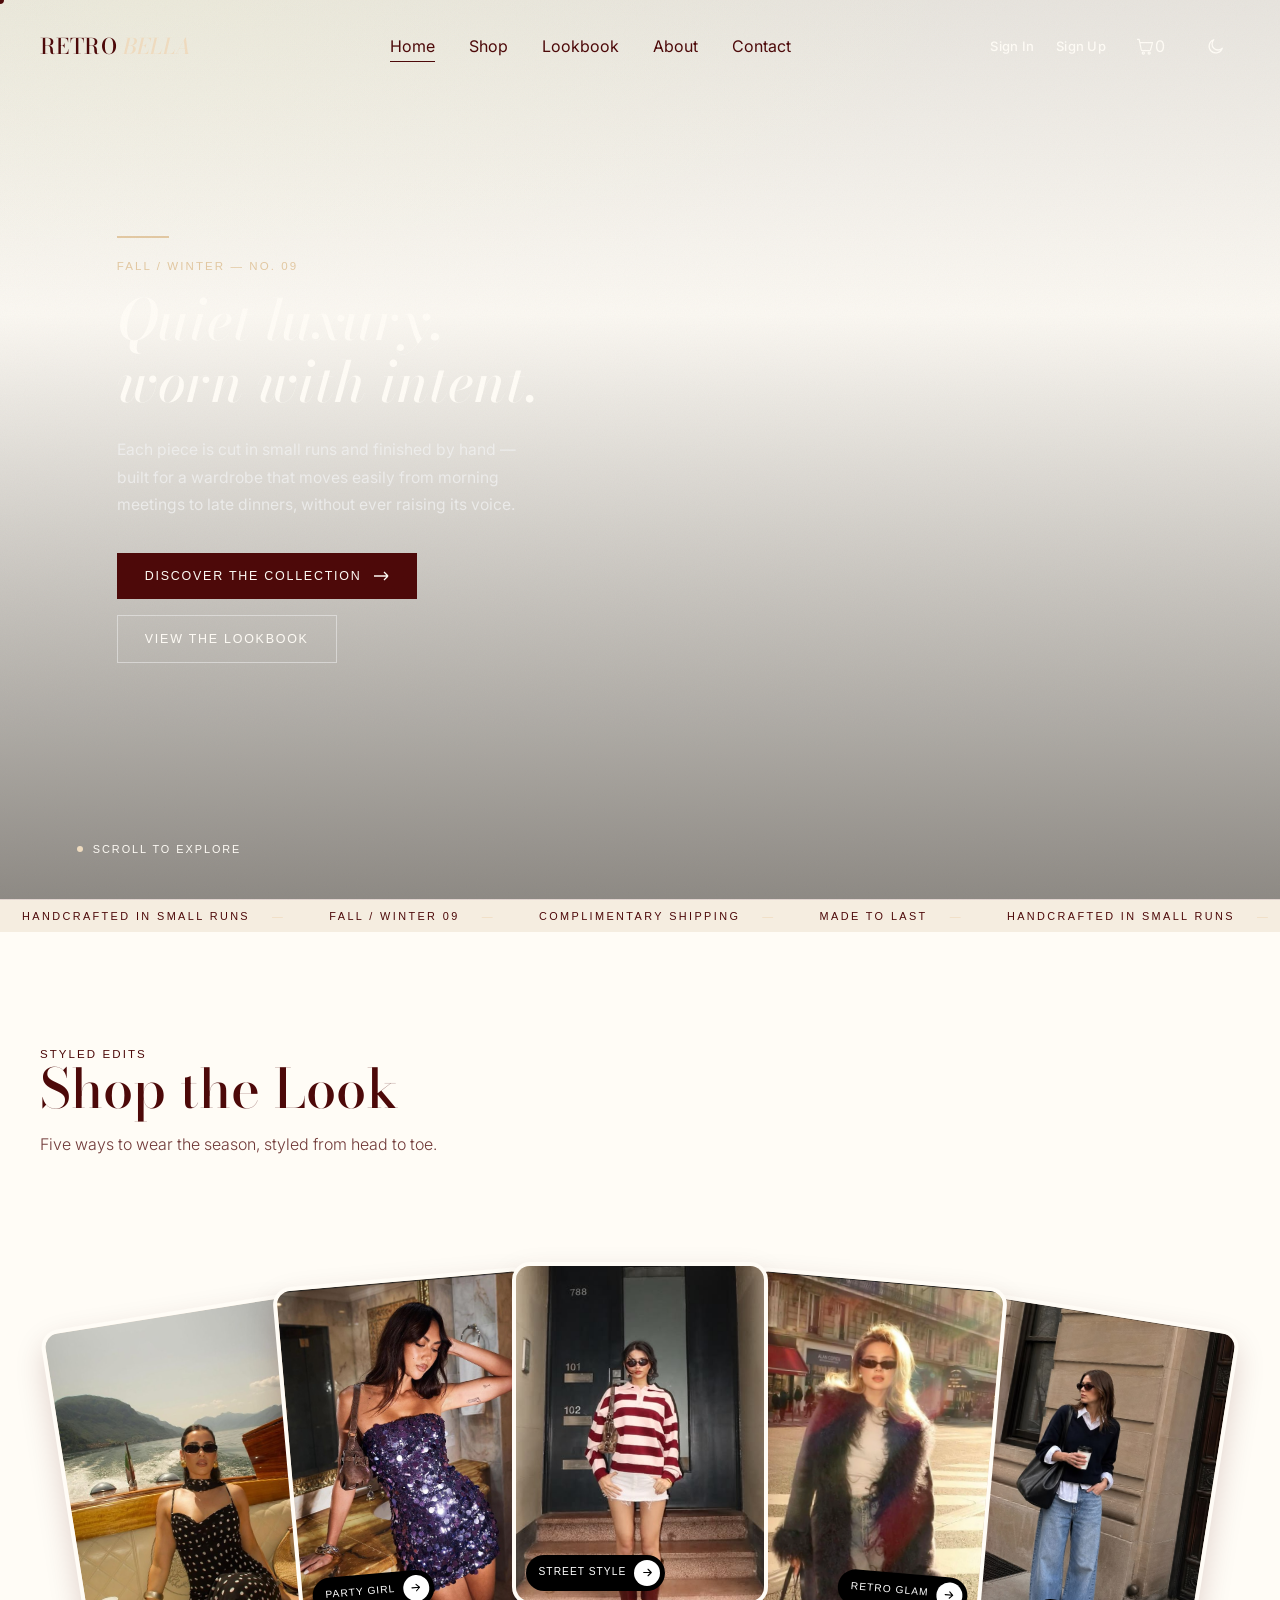
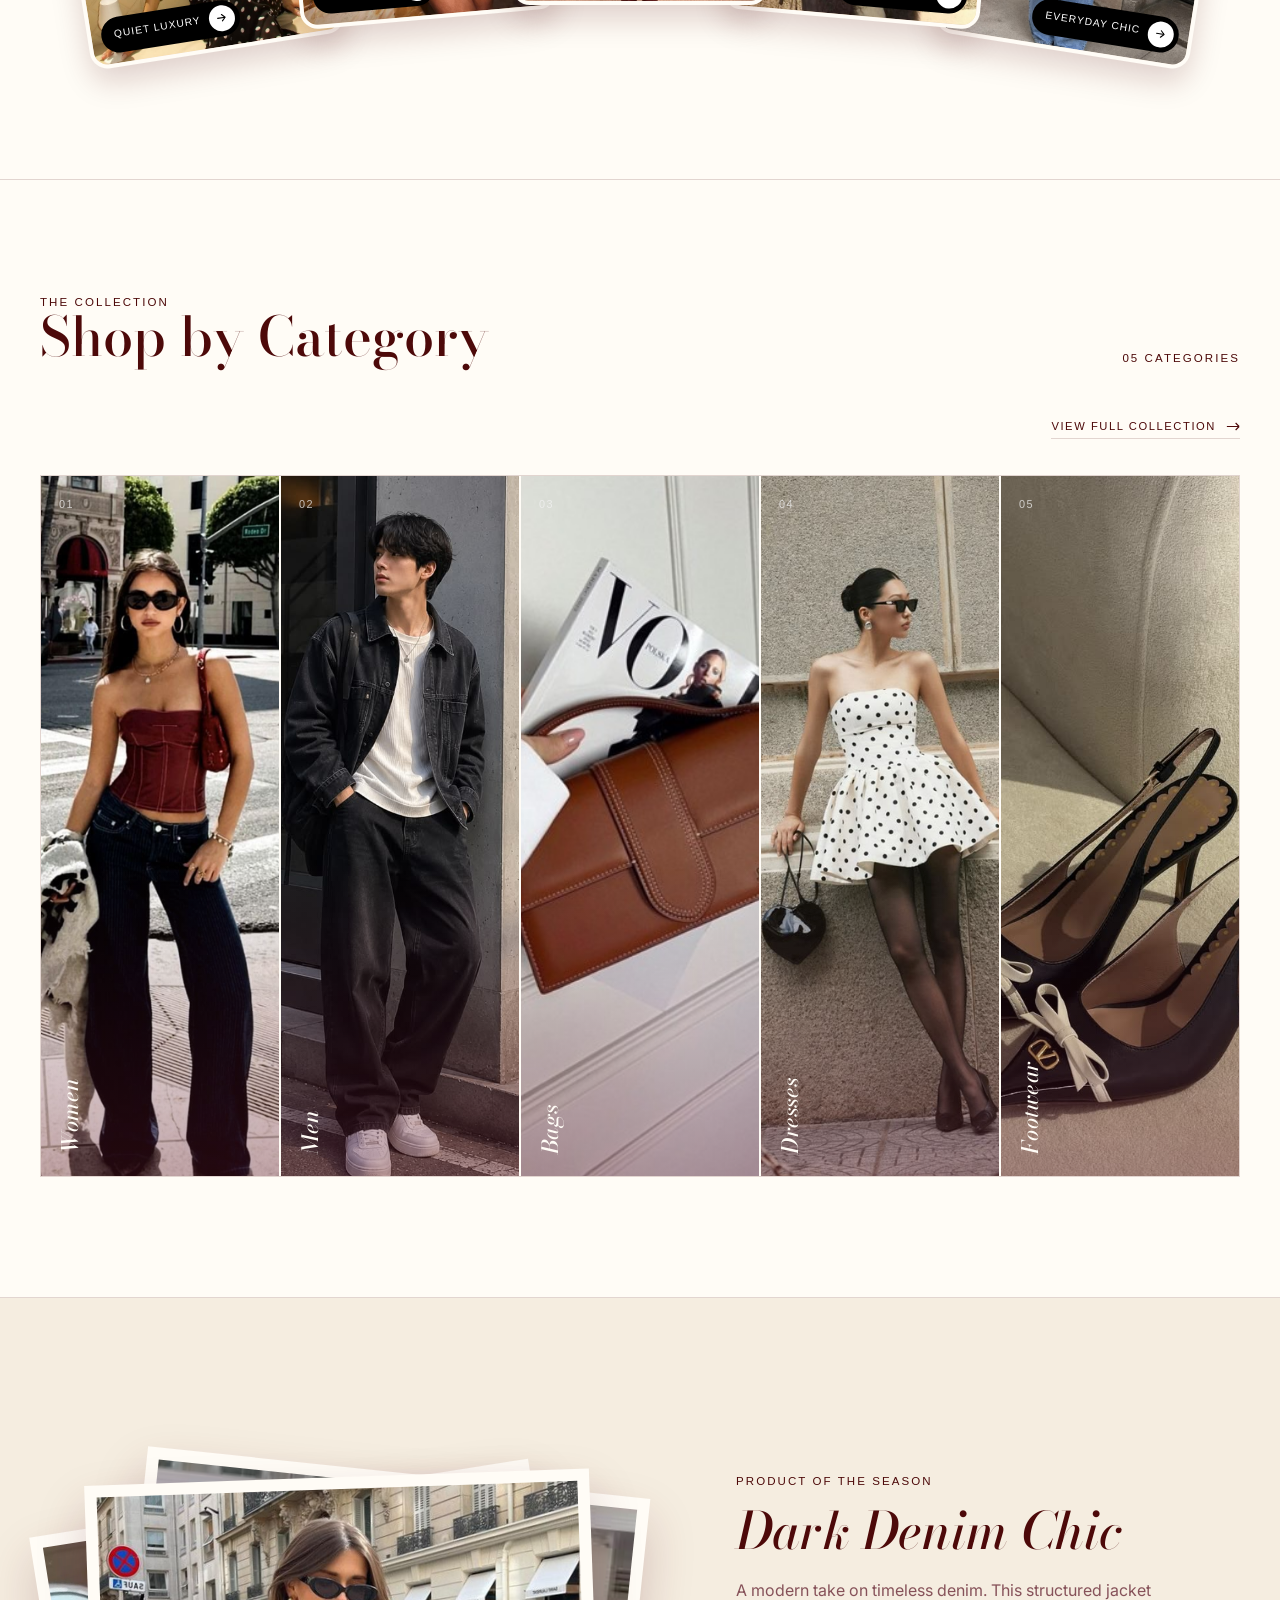
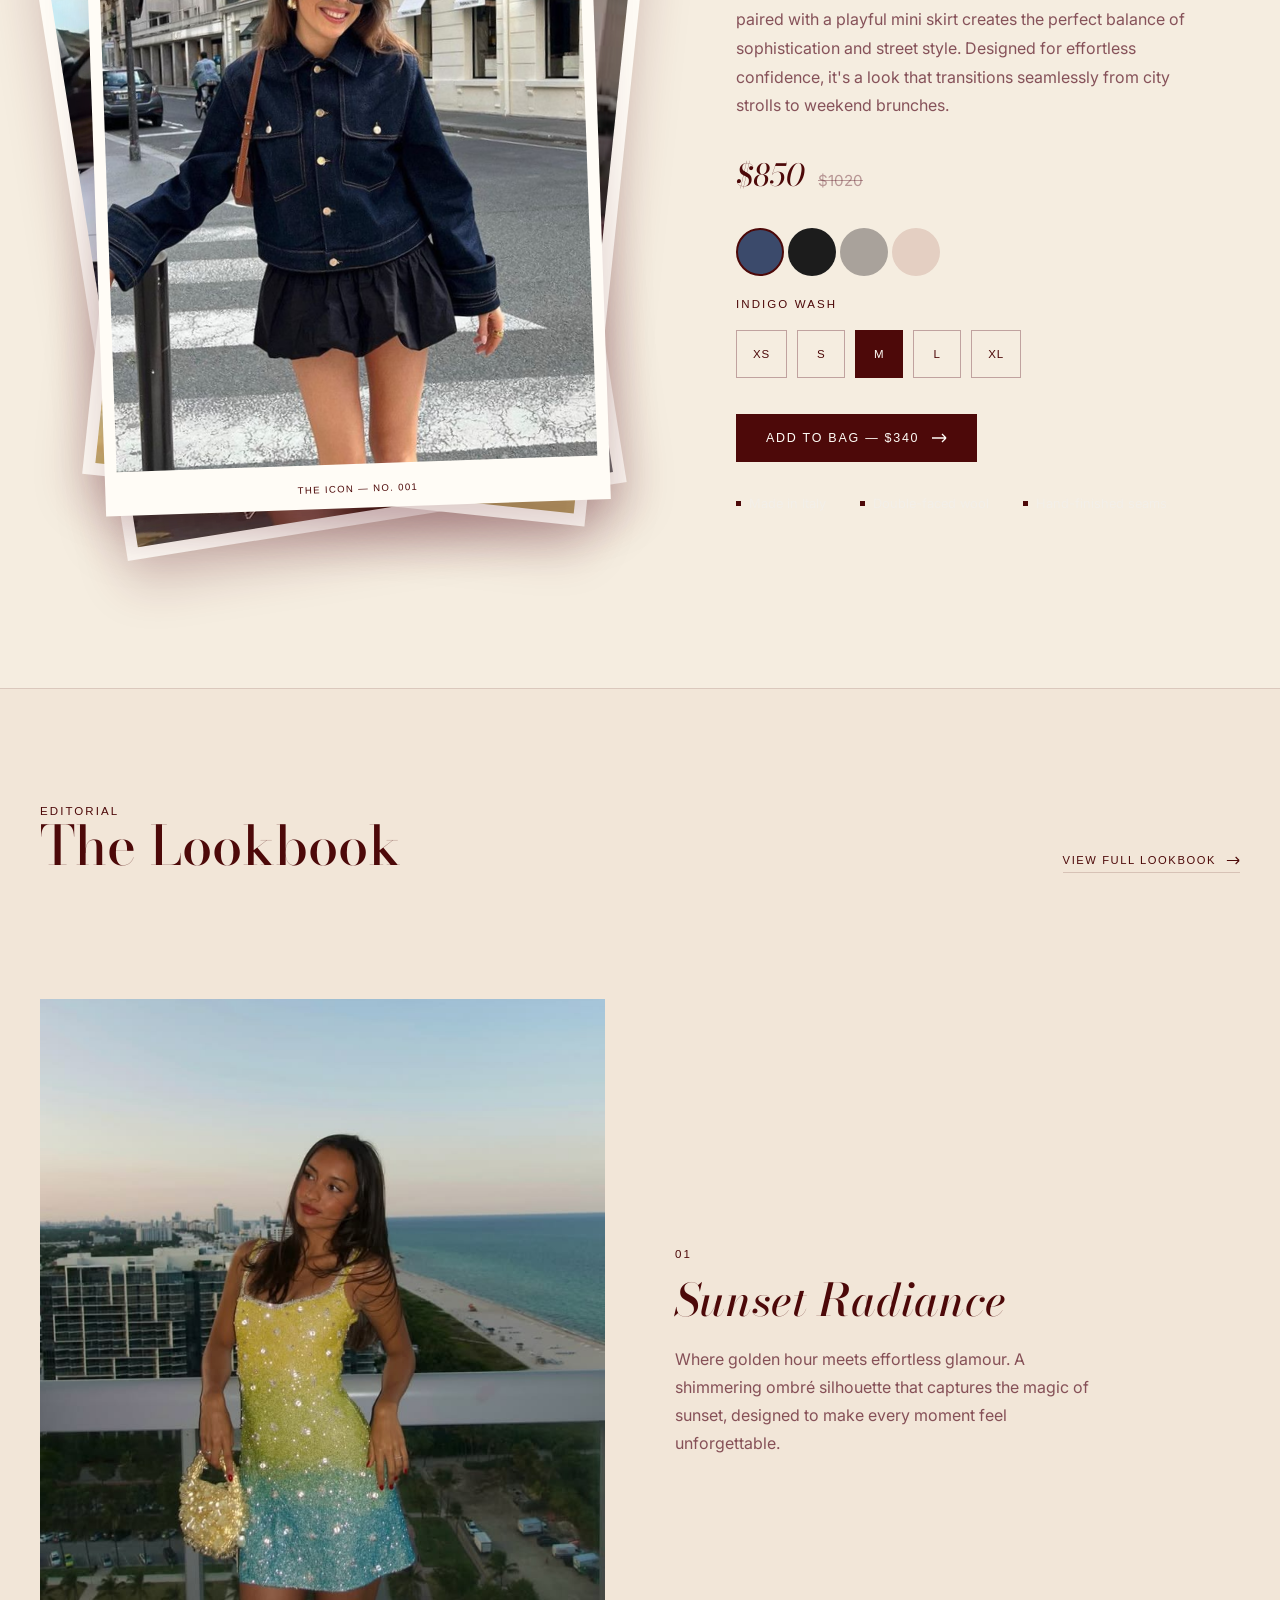
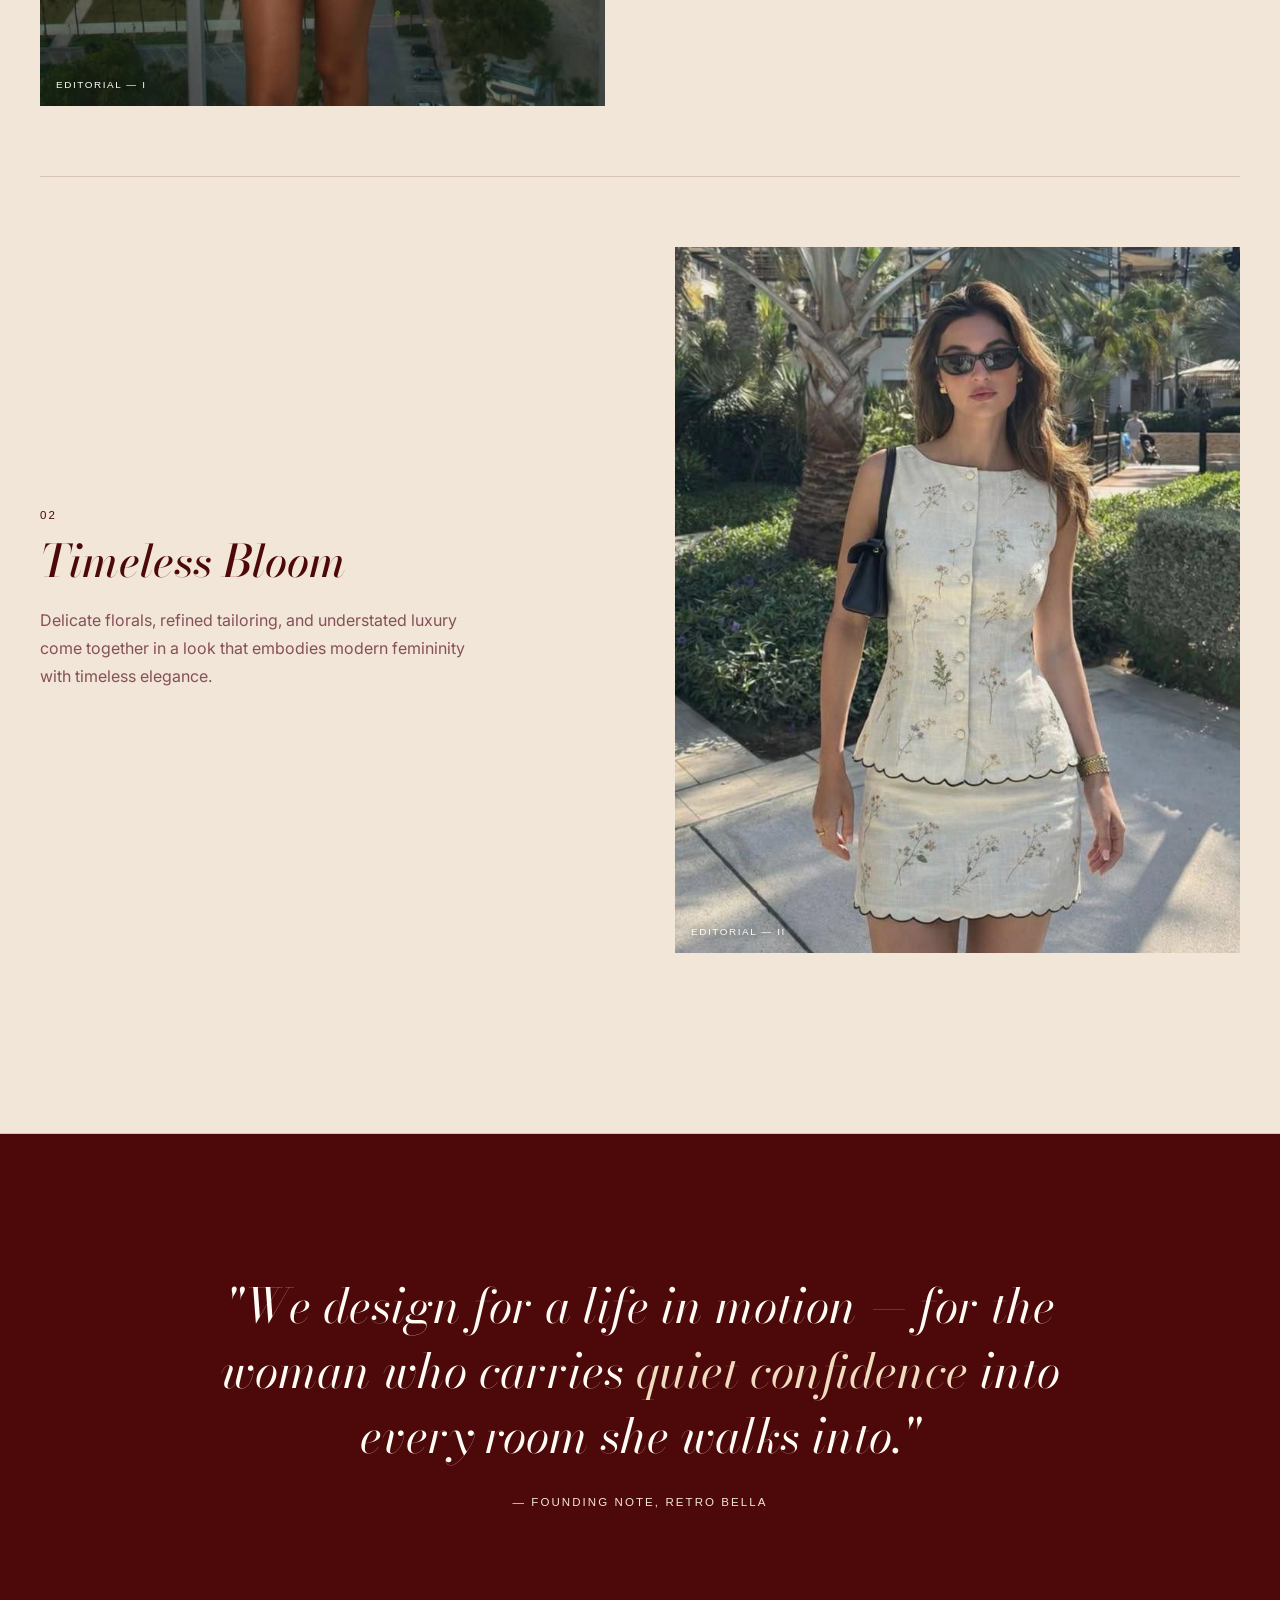
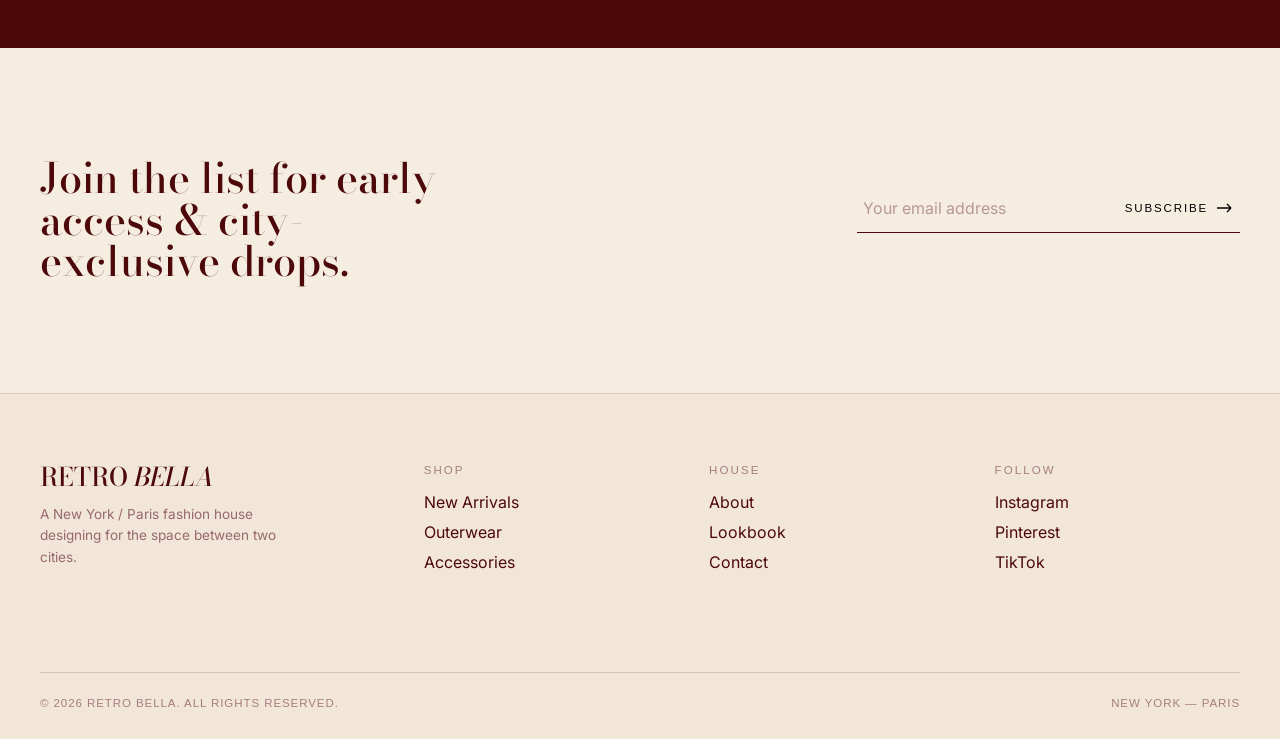
<file: index.html>
<!DOCTYPE html>
<html lang="en">
<head>
<meta charset="UTF-8">
<meta name="viewport" content="width=device-width, initial-scale=1.0">
<script>/* ADDED: apply saved/OS theme before first paint (no flash) */(function(){try{var t=localStorage.getItem("rb_theme");if(!t&&window.matchMedia&&matchMedia("(prefers-color-scheme: dark)").matches)t="dark";if(t==="dark")document.documentElement.setAttribute("data-theme","dark");}catch(e){}})();</script>
<title>RETRO&nbsp;BELLA — Est. Twenty Sixteen</title>
<link rel="preconnect" href="https://fonts.googleapis.com">
<link rel="preconnect" href="https://fonts.gstatic.com" crossorigin>
<link href="https://fonts.googleapis.com/css2?family=Bodoni+Moda:ital,opsz,wght@0,6..96,400;0,6..96,500;0,6..96,700;1,6..96,400;1,6..96,500&family=Archivo+Expanded:wght@500;700&family=Inter:wght@300;400;500&display=swap" rel="stylesheet">
<link rel="stylesheet" href="css/styles.css">
<link rel="stylesheet" href="css/dark.css"> <!-- ADDED: dark mode -->
</head>
<body>

<div class="grain"></div>
<div class="cursor-dot" id="cursorDot"></div>

<!-- LOADER shown briefly every time the home page loads (pure CSS animation, no JS) -->
<div class="loader-overlay">
  <div class="loader-logo">RETRO <em>BELLA</em></div>
  <div class="loader-bar-track"><div class="loader-bar-fill"></div></div>
  <span class="loader-caption">Preparing your home page…</span>
</div>

<header id="siteHeader" class="on-video">
  <a href="index.html" class="logo" style="text-decoration:none;color:inherit;">RETRO <em>BELLA</em></a>
  <nav class="links" id="navLinks">
    <a href="index.html" class="is-active">Home</a>
    <a href="shop.html">Shop</a>
    <a href="lookbook.html">Lookbook</a>
    <a href="about.html">About</a>
    <a href="contact.html">Contact</a>
  </nav>
  <div class="header-icons">
    <a href="login.html" class="icon-btn nav-text-btn">Sign In</a>
    <a href="login.html?tab=signup" class="icon-btn nav-text-btn">Sign Up</a>
    <a href="index.html" class="icon-btn nav-text-btn">Logout</a>
    <a href="shop.html" class="icon-btn" aria-label="Cart">
      <svg width="20" height="20" viewBox="0 0 24 24" fill="none"><path d="M3 4h2l2.4 12.2a1.5 1.5 0 0 0 1.47 1.3h8.4a1.5 1.5 0 0 0 1.47-1.18L21 8H6" stroke="currentColor" stroke-width="1.4" stroke-linecap="round" stroke-linejoin="round"/><circle cx="10" cy="20.5" r="1.3" stroke="currentColor" stroke-width="1.4"/><circle cx="17" cy="20.5" r="1.3" stroke="currentColor" stroke-width="1.4"/></svg>
    </a>
    <button type="button" class="icon-btn theme-toggle" id="themeToggle" aria-label="Switch to dark mode" aria-pressed="false" title="Switch to dark mode">
      <svg class="ico-moon" viewBox="0 0 24 24" fill="none" stroke="currentColor" stroke-width="1.6" stroke-linecap="round" stroke-linejoin="round" aria-hidden="true"><path d="M20.5 14.2A8.5 8.5 0 1 1 9.8 3.5a6.8 6.8 0 0 0 10.7 10.7Z"/></svg>
      <svg class="ico-sun" viewBox="0 0 24 24" fill="none" stroke="currentColor" stroke-width="1.6" stroke-linecap="round" aria-hidden="true"><circle cx="12" cy="12" r="4"/><path d="M12 2.5v2.2M12 19.3v2.2M2.5 12h2.2M19.3 12h2.2M5.3 5.3l1.6 1.6M17.1 17.1l1.6 1.6M18.7 5.3l-1.6 1.6M6.9 17.1l-1.6 1.6"/></svg>
    </button>

  </div>
  <button class="menu-btn" id="menuBtn" aria-label="Toggle menu">
    <span></span><span></span><span></span>
  </button>
</header>

<section class="hero">
  <video autoplay muted loop playsinline poster="">
    <source src="Images/bgvideo.mp4">
  </video>
  <div class="veil"></div>
  <div class="hero-content">
    <div class="hero-caption">
      <div class="rule"></div>
      <span class="label">Fall / Winter — No. 09</span>
      <h1>Quiet luxury, worn with intent.</h1>
      <p>Each piece is cut in small runs and finished by hand — built for a wardrobe that moves easily from morning meetings to late dinners, without ever raising its voice.</p>
      <div class="btn-row">
        <button class="btn-primary" onclick="document.getElementById('shop').scrollIntoView({behavior:'smooth'})">
          Discover the Collection
          <svg width="16" height="10" viewBox="0 0 16 10" fill="none"><path d="M1 5H15M15 5L11 1M15 5L11 9" stroke="currentColor" stroke-width="1.3"/></svg>
        </button>
        <button class="btn-outline" onclick="document.getElementById('editorial').scrollIntoView({behavior:'smooth'})">
          View the Lookbook
        </button>
      </div>
    </div>
  </div>
  <div class="scroll-cue"><span class="dot"></span> Scroll to explore</div>
</section>

<div class="ticker-wrap">
  <div class="ticker" id="ticker">
    <span>Handcrafted in Small Runs</span><span>Fall / Winter 09</span><span>Complimentary Shipping</span>
    <span>Made to Last</span><span>Handcrafted in Small Runs</span><span>Fall / Winter 09</span>
    <span>Complimentary Shipping</span><span>Made to Last</span>
  </div>
</div>

<!-- ===== Shop the Look (new) ===== -->
<section id="shop-the-look" class="stl" aria-labelledby="stl-heading">
  <div class="section-head reveal">
    <div>
      <span class="label">Styled Edits</span>
      <h2 id="stl-heading">Shop the Look</h2>
      <p class="stl-sub">Five ways to wear the season, styled from head to toe.</p>
    </div>
  </div>

  <div class="stl-collage">
    <a class="stl-card stl-card--luxury" href="shop.html?category=quiet-luxury" aria-label="Shop Quiet Luxury looks">
      <div class="stl-media">
        <img src="Images/luxury.png" width="692" height="839" loading="lazy"
             alt="Model in a black polka-dot dress and sunglasses on a wooden boat, Quiet Luxury look">
      </div>
      <span class="stl-pill">Quiet Luxury <span class="stl-arrow"><svg viewBox="0 0 24 24" aria-hidden="true"><path d="M5 12h14M13 6l6 6-6 6"/></svg></span></span>
    </a>

    <a class="stl-card stl-card--party" href="shop.html?category=party-wear" aria-label="Shop Party Girl looks">
      <div class="stl-media">
        <img src="Images/party.png" width="666" height="910" loading="lazy"
             alt="Model in a purple sequin strapless mini dress, Party Girl look">
      </div>
      <span class="stl-pill">Party Girl <span class="stl-arrow"><svg viewBox="0 0 24 24" aria-hidden="true"><path d="M5 12h14M13 6l6 6-6 6"/></svg></span></span>
    </a>

    <a class="stl-card stl-card--street" href="shop.html?category=street-style" aria-label="Shop Street Style looks">
      <div class="stl-media">
        <img src="Images/street.png" width="800" height="800" loading="lazy"
             alt="Model wearing a relaxed knit shirt and casual tee, Street Style look">
      </div>
      <span class="stl-pill">Street Style <span class="stl-arrow"><svg viewBox="0 0 24 24" aria-hidden="true"><path d="M5 12h14M13 6l6 6-6 6"/></svg></span></span>
    </a>

    <a class="stl-card stl-card--retro" href="shop.html?category=retro-glam" aria-label="Shop Retro Glam looks">
      <div class="stl-media">
        <img src="Images/retro.png" width="516" height="914" loading="lazy"
             alt="Model in a shearling-trim coat and sunglasses on a Paris street, Retro Glam look">
      </div>
      <span class="stl-pill">Retro Glam <span class="stl-arrow"><svg viewBox="0 0 24 24" aria-hidden="true"><path d="M5 12h14M13 6l6 6-6 6"/></svg></span></span>
    </a>

    <a class="stl-card stl-card--everyday" href="shop.html?category=everyday-chic" aria-label="Shop Everyday Chic looks">
      <div class="stl-media">
        <img src="Images/everyday.png" width="610" height="918" loading="lazy"
             alt="Model in a navy sweater, white shirt and wide-leg jeans holding a coffee, Everyday Chic look">
      </div>
      <span class="stl-pill">Everyday Chic <span class="stl-arrow"><svg viewBox="0 0 24 24" aria-hidden="true"><path d="M5 12h14M13 6l6 6-6 6"/></svg></span></span>
    </a>
  </div>
</section>
<!-- ===== /Shop the Look ===== -->

<section id="shop" class="shop-section">
  <div class="section-head reveal">
    <div>
      <span class="label">The Collection</span>
      <h2>Shop by Category</h2>
    </div>
    <span class="label">05 Categories</span>
  </div>
  <div style="display:flex; justify-content:flex-end; margin-bottom:36px;">
    <a href="shop.html" class="panel-link" style="color:var(--sangria); border-bottom:1px solid var(--line); padding-bottom:6px;">
      View Full Collection
      <svg width="14" height="9" viewBox="0 0 16 10" fill="none"><path d="M1 5H15M15 5L11 1M15 5L11 9" stroke="currentColor" stroke-width="1.3"/></svg>
    </a>
  </div>

  <div class="category-strip reveal">
    <div class="cat-panel" style="--c1:#F7ECE4; --c2:#C9998C;" data-index="01">
      <div class="swatch"><img src="Images/women.png" alt="Women"></div>
      <div class="panel-veil"></div>
      <div class="panel-label">
        <span class="num">01</span>
        <h3>Women</h3>
      </div>
      <div class="panel-reveal">
        <span class="label">01 — Womenswear</span>
        <h3>Women</h3>
        <p>Tailoring, knitwear &amp; eveningwear cut for movement.</p>
        <a href="shop.html" class="panel-link">Shop Women <svg width="14" height="9" viewBox="0 0 16 10" fill="none"><path d="M1 5H15M15 5L11 1M15 5L11 9" stroke="currentColor" stroke-width="1.3"/></svg></a>
      </div>
    </div>

    <div class="cat-panel" style="--c1:#B37868; --c2:#4D0909;" data-index="02">
      <div class="swatch"><img src="Images/men.jpg" alt="Men"></div>
      <div class="panel-veil"></div>
      <div class="panel-label">
        <span class="num">02</span>
        <h3>Men</h3>
      </div>
      <div class="panel-reveal">
        <span class="label">02 — Menswear</span>
        <h3>Men</h3>
        <p>Structured outerwear &amp; considered essentials.</p>
        <a href="shop.html" class="panel-link">Shop Men <svg width="14" height="9" viewBox="0 0 16 10" fill="none"><path d="M1 5H15M15 5L11 1M15 5L11 9" stroke="currentColor" stroke-width="1.3"/></svg></a>
      </div>
    </div>

    <div class="cat-panel" style="--c1:#F7ECE4; --c2:#E4CFC2;" data-index="03">
      <div class="swatch"><img src="Images/bag.jpg" alt="Bags"></div>
      <div class="panel-veil"></div>
      <div class="panel-label">
        <span class="num">03</span>
        <h3>Bags</h3>
      </div>
      <div class="panel-reveal">
        <span class="label">03 — Leather Goods</span>
        <h3>Bags</h3>
        <p>Hand-finished leather, built for everyday carry.</p>
        <a href="shop.html" class="panel-link">Shop Bags <svg width="14" height="9" viewBox="0 0 16 10" fill="none"><path d="M1 5H15M15 5L11 1M15 5L11 9" stroke="currentColor" stroke-width="1.3"/></svg></a>
      </div>
    </div>

    <div class="cat-panel" style="--c1:#F2E3D8; --c2:#E4CFC2;" data-index="04">
      <div class="swatch"><img src="Images/dresses.png" alt="Dresses"></div>
      <div class="panel-veil"></div>
      <div class="panel-label">
        <span class="num">04</span>
        <h3>Dresses</h3>
      </div>
      <div class="panel-reveal">
        <span class="label">04 — Eveningwear</span>
        <h3>Dresses</h3>
        <p>Fluid silhouettes for daylight into evening.</p>
        <a href="shop.html" class="panel-link">Shop Dresses <svg width="14" height="9" viewBox="0 0 16 10" fill="none"><path d="M1 5H15M15 5L11 1M15 5L11 9" stroke="currentColor" stroke-width="1.3"/></svg></a>
      </div>
    </div>

<div class="cat-panel" style="--c1:#C9998C; --c2:#4D0909;" data-index="05">
      <div class="swatch"><img src="Images/shoe.jpg" alt="Footwear"></div>
      <div class="panel-veil"></div>
      <div class="panel-label">
        <span class="num">05</span>
        <h3>Footwear</h3>
      </div>
      <div class="panel-reveal">
        <span class="label">05 — Finishing Touches</span>
        <h3>Footwear</h3>
       <p>From everyday loafers to statement heels — footwear that completes every look.</p>
        <a href="shop.html" class="panel-link">Shop Footwear <svg width="14" height="9" viewBox="0 0 16 10" fill="none"><path d="M1 5H15M15 5L11 1M15 5L11 9" stroke="currentColor" stroke-width="1.3"/></svg></a>
      </div>
    </div>
  </div>
</section>

<section id="spotlight" class="spotlight">
  <div class="spotlight-grid reveal">
    <div class="spotlight-img">
      <div class="photo-stack">
        <div class="photo-card card-back">
          <img src="Images/lookbook4.jpeg" alt="">
        </div>
        <div class="photo-card card-mid">
          <img src="Images/lookbook1.jpeg" alt="">
        </div>
        <div class="photo-card card-front">
          <img src="Images/slide1.png" alt="The Copper Trench">
          <span class="photo-card-cap">The Icon — No. 001</span>
        </div>
      </div>
    </div>
    <div class="spotlight-copy">
      <span class="label">Product of the Season</span>
      <h2>Dark Denim Chic</h2>
<p>A modern take on timeless denim. This structured jacket paired with a playful mini skirt creates the perfect balance of sophistication and street style. Designed for effortless confidence, it's a look that transitions seamlessly from city strolls to weekend brunches.</p>
      <div class="spotlight-price">
        <span class="now">$850</span>
        <span class="was">$1020</span>
      </div>

      <div class="swatch-row" id="colorSwatches">
        <button class="sw active" data-color="Indigo Wash" style="background:#3B4A6B;" aria-label="Indigo Wash"></button>
        <button class="sw" data-color="Raw Black" style="background:#1C1C1C;" aria-label="Raw Black"></button>
        <button class="sw" data-color="Stone Grey" style="background:#A9A29B;" aria-label="Stone Grey"></button>
        <button class="sw" data-color="Ecru" style="background:#E4CFC2;" aria-label="Ecru"></button>
      </div>
      <span class="label" id="colorLabel" style="display:block;margin:-8px 0 20px;">Indigo Wash</span>

      <div class="size-row" id="sizeRow">
        <button data-size="XS">XS</button>
        <button data-size="S">S</button>
        <button class="active" data-size="M">M</button>
        <button data-size="L">L</button>
        <button data-size="XL">XL</button>
      </div>

      <button class="btn-primary" id="addToBag">
        Add to Bag — $340
        <svg width="16" height="10" viewBox="0 0 16 10" fill="none"><path d="M1 5H15M15 5L11 1M15 5L11 9" stroke="currentColor" stroke-width="1.3"/></svg>
      </button>

      <div class="spotlight-meta">
        <span><i class="sq"></i>Made in Italy</span>
        <span><i class="sq"></i>Double-faced wool</span>
        <span><i class="sq"></i>Hand-finished seams</span>
      </div>
    </div>
  </div>
</section>

<section id="editorial">
  <div class="section-head reveal">
    <div>
      <span class="label">Editorial</span>
      <h2>The Lookbook</h2>
    </div>
    <a href="lookbook.html" class="panel-link" style="color:var(--sangria); border-bottom:1px solid var(--line); padding-bottom:6px;">
      View Full Lookbook
      <svg width="14" height="9" viewBox="0 0 16 10" fill="none"><path d="M1 5H15M15 5L11 1M15 5L11 9" stroke="currentColor" stroke-width="1.3"/></svg>
    </a>
  </div>

  <div class="editorial-block reveal">
    <div class="img" data-cap="Editorial — I" style="--c1:#F2E3D8; --c2:#E4CFC2;"><img src="Images/editorial-1.jpg" alt="Editorial look I"></div>
    <div class="copy">
      <span class="label">01</span>
      <h2>Sunset Radiance</h2>
     <p>Where golden hour meets effortless glamour. A shimmering ombré silhouette that captures the magic of sunset, designed to make every moment feel unforgettable.</p> 
    </div>
  </div>

  <div class="editorial-block reverse reveal">
    <div class="img" data-cap="Editorial — II" style="--c1:#C9998C; --c2:#4D0909;"><img src="Images/editorial-2.jpg" alt="Editorial look II"></div>
    <div class="copy">
      <span class="label">02</span>
      <h2>Timeless Bloom</h2>
<p>Delicate florals, refined tailoring, and understated luxury come together in a look that embodies modern femininity with timeless elegance.</p>
    </div>
  </div>
</section>

<section id="manifesto" class="manifesto reveal">
  <blockquote>
    "We design for a life in motion — for the woman who carries <span>quiet confidence</span> into every room she walks into."
  </blockquote>
  <cite class="label">— Founding Note, Retro Bella</cite>
</section>

<section id="newsletter">
  <div class="newsletter reveal">
    <h2>Join the list for early access &amp; city-exclusive drops.</h2>
    <div>
      <form id="newsletterForm">
        <input type="email" placeholder="Your email address" required>
        <button type="submit">Subscribe
          <svg width="16" height="10" viewBox="0 0 16 10" fill="none"><path d="M1 5H15M15 5L11 1M15 5L11 9" stroke="currentColor" stroke-width="1.3"/></svg>
        </button>
      </form>
      <p class="note" id="newsletterNote">Thank you — you're on the list.</p>
    </div>
  </div>
</section>

<footer>
  <div class="brand">
    <h3>RETRO <em style="color:var(--sangria)">BELLA</em></h3>
    <p>A New York / Paris fashion house designing for the space between two cities.</p>
  </div>
  <div>
    <span class="label">Shop</span>
    <ul>
      <li><a href="shop.html">New Arrivals</a></li>
      <li><a href="shop.html">Outerwear</a></li>
      <li><a href="shop.html">Accessories</a></li>
    </ul>
  </div>
  <div>
    <span class="label">House</span>
    <ul>
      <li><a href="about.html">About</a></li>
      <li><a href="lookbook.html">Lookbook</a></li>
      <li><a href="contact.html">Contact</a></li>
    </ul>
  </div>
  <div>
    <span class="label">Follow</span>
    <ul>
      <li><a href="#">Instagram</a></li>
      <li><a href="#">Pinterest</a></li>
      <li><a href="#">TikTok</a></li>
    </ul>
  </div>
  <div class="footer-bottom">
    <span>© 2026 Retro Bella. All rights reserved.</span>
    <span>New York — Paris</span>
  </div>
</footer>

<script src="js/products.js"></script>
<script src="js/cart.js"></script>
<script src="js/auth.js"></script>
<script>
  // ---------- loader is now pure CSS/HTML (see .loader-overlay in styles.css) ----------
  // no JavaScript needed: the bar-fill and fade-out both run on @keyframes
  // animations that start automatically when the page loads.

  const header = document.getElementById('siteHeader');
  window.addEventListener('scroll', () => {
    header.classList.toggle('scrolled', window.scrollY > 40);
  });

  const menuBtn = document.getElementById('menuBtn');
  const navLinks = document.getElementById('navLinks');
  menuBtn.addEventListener('click', () => {
    menuBtn.classList.toggle('open');
    navLinks.classList.toggle('open');
  });
  navLinks.querySelectorAll('a').forEach(a => a.addEventListener('click', () => {
    menuBtn.classList.remove('open');
    navLinks.classList.remove('open');
  }));

  const revealEls = document.querySelectorAll('.reveal');
  const io = new IntersectionObserver((entries) => {
    entries.forEach(entry => {
      if (entry.isIntersecting) {
        entry.target.classList.add('in');
        io.unobserve(entry.target);
      }
    });
  }, { threshold: 0.15 });
  revealEls.forEach(el => io.observe(el));

  const form = document.getElementById('newsletterForm');
  const note = document.getElementById('newsletterNote');
  form.addEventListener('submit', (e) => {
    e.preventDefault();
    note.classList.add('show');
    form.reset();
    setTimeout(() => note.classList.remove('show'), 4000);
  });

  // spotlight color swatch selection
  const colorLabel = document.getElementById('colorLabel');
  document.querySelectorAll('#colorSwatches .sw').forEach(sw => {
    sw.addEventListener('click', () => {
      document.querySelectorAll('#colorSwatches .sw').forEach(s => s.classList.remove('active'));
      sw.classList.add('active');
      if (colorLabel) colorLabel.textContent = sw.dataset.color;
    });
  });

  // spotlight size selection
  document.querySelectorAll('#sizeRow button').forEach(btn => {
    btn.addEventListener('click', () => {
      document.querySelectorAll('#sizeRow button').forEach(b => b.classList.remove('active'));
      btn.classList.add('active');
    });
  });

  // add to bag demo
  const addBtn = document.getElementById('addToBag');
  addBtn.addEventListener('click', () => {
    const original = addBtn.innerHTML;
    addBtn.innerHTML = 'Added to Bag ✓';
    setTimeout(() => { addBtn.innerHTML = original; }, 1800);
  });

  // custom cursor
  const cursorDot = document.getElementById('cursorDot');
  const heroSection = document.querySelector('.hero');
  if (window.matchMedia('(hover: hover)').matches) {
    window.addEventListener('mousemove', (e) => {
      cursorDot.style.left = e.clientX + 'px';
      cursorDot.style.top = e.clientY + 'px';
      const overHero = e.clientY < heroSection.getBoundingClientRect().bottom;
      cursorDot.classList.toggle('on-video', overHero);
    });
    document.querySelectorAll('.cat-panel, .newsletter button, .btn-primary, nav.links a, .sw, .size-row button').forEach(el => {
      el.addEventListener('mouseenter', () => cursorDot.classList.add('active'));
      el.addEventListener('mouseleave', () => cursorDot.classList.remove('active'));
    });
  }
</script>

<script src="js/theme.js"></script> <!-- ADDED: dark mode -->
</body>
</html>
</file>
<file: css/styles.css>
:root{
    /* ===== Cherry / Cream theme ===== */
    --ink:#4D0909;              /* Cherry — primary text & accent */
    --paper:#FFFCF6;            /* Cream — primary background */
    --paper-dim:#F5EDE0;
    --sangria:#4D0909;          /* Cherry — buttons & accents */
    --sangria-dim:#320606;      /* deep cherry — hover states, gradient depth */
    --cornflower:#F0DCC0;       /* warm cream-gold — highlights on dark/video areas */
    --cornflower-dim:#E3C9A3;
    --butter:#F0DCC0;
    --butter-dim:#E3C9A3;
    --line: rgba(77,9,9,0.16);
    --dusk:#F5EDE0;
    --dusk-dim:#EBDFC9;
    --blush:#F2E6D8;
    --blush-dim:#E7D3BC;
    --ink-rgb:92,22,38;         /* ADDED: text/border tint — swapped in dark mode (css/dark.css) */
  }

  *{ margin:0; padding:0; box-sizing:border-box; }
  html{ scroll-behavior:smooth; }

  body{
    background:var(--paper);
    color:var(--ink);
    font-family:'Inter', sans-serif;
    font-weight:400;
    overflow-x:hidden;
  }

  ::selection{ background:var(--sangria); color:var(--paper); }
  a{ color:inherit; text-decoration:none; }

  .label{
    font-family:'Archivo Expanded', sans-serif;
    text-transform:uppercase;
    letter-spacing:0.18em;
    font-size:0.72rem;
    font-weight:500;
  }

  h1,h2,h3{
    font-family:'Bodoni Moda', serif;
    font-weight:500;
    line-height:1;
  }

  .grain{
    position:fixed; inset:0; pointer-events:none; z-index:500;
    opacity:0.045; mix-blend-mode:multiply;
    background-image:url("data:image/svg+xml,%3Csvg xmlns='http://www.w3.org/2000/svg' width='120' height='120'%3E%3Cfilter id='n'%3E%3CfeTurbulence type='fractalNoise' baseFrequency='0.9' numOctaves='2' stitchTiles='stitch'/%3E%3C/filter%3E%3Crect width='100%25' height='100%25' filter='url(%23n)'/%3E%3C/svg%3E");
  }

  /* ---------- nav ---------- */
  header{
    position:fixed; top:0; left:0; right:0; z-index:200;
    display:flex; align-items:center; justify-content:space-between;
    padding:22px 40px;
    background:transparent;
    transition:background 0.4s ease, padding 0.4s ease, border-color 0.4s ease;
    border-bottom:1px solid transparent;
  }
  header.scrolled{
    background:rgba(255,252,246,0.92);
    backdrop-filter:blur(6px);
    padding:14px 40px;
    border-bottom:1px solid var(--line);
  }
  header.on-video .logo, header.on-video nav.links a{ color:var(--paper); }
  header.on-video.scrolled .logo, header.on-video.scrolled nav.links a{ color:var(--ink); }

  .logo{
    font-family:'Bodoni Moda', serif; font-weight:500; font-size:1.35rem;
    letter-spacing:0.02em; transition:color 0.4s ease;
  }
  .logo em{ font-style:italic; color:var(--sangria); }
  header.on-video:not(.scrolled) .logo em{ color:var(--cornflower); }

  nav.links{
    position:fixed; top:0; right:0; height:100vh; width:72%;
    background:var(--paper); display:flex; flex-direction:column; justify-content:center; align-items:flex-start;
    padding:40px; gap:26px; transform:translateX(100%); transition:transform 0.4s ease;
    border-left:1px solid var(--line); z-index:250;
  }
  nav.links.open{ transform:translateX(0); }
  nav.links a{ position:relative; transition:color 0.4s ease; color:var(--ink) !important; }
  .menu-btn{ display:flex; }
  @media (min-width:641px){
    nav.links{
      position:static; height:auto; width:auto; flex-direction:row;
      background:none; padding:0; gap:34px; transform:none; border-left:none;
    }
    nav.links a{ color:inherit !important; }
    .menu-btn{ display:none; }
  }
  nav.links a::after{
    content:""; position:absolute; left:0; bottom:-6px;
    width:0; height:1px; background:currentColor;
    transition:width 0.3s ease;
  }
  nav.links a:hover::after{ width:100%; }

  .menu-btn{
    flex-direction:column; align-items:center; justify-content:center; gap:5px;
    width:48px; height:48px;
    background:none; border:none; cursor:pointer; z-index:300;
  }
  .menu-btn span{ width:26px; height:1.5px; background:var(--ink); display:block; transition:transform .3s ease, opacity .3s ease; }
  header.on-video:not(.scrolled) .menu-btn span{ background:var(--paper); }
  .menu-btn.open span:nth-child(1){ transform:translateY(6.5px) rotate(45deg); }
  .menu-btn.open span:nth-child(2){ opacity:0; }
  .menu-btn.open span:nth-child(3){ transform:translateY(-6.5px) rotate(-45deg); }

  /* ---------- ticker ---------- */
  .ticker-wrap{
    position:relative; z-index:190;
    background:var(--dusk); color:var(--ink);
    overflow:hidden; white-space:nowrap;
    height:32px; display:flex; align-items:center;
  }
  .ticker{ display:inline-flex; animation:scrollTicker 26s linear infinite; }
  .ticker span{
    font-family:'Archivo Expanded', sans-serif; text-transform:uppercase;
    letter-spacing:0.22em; font-size:0.68rem; padding:0 22px;
    display:inline-flex; align-items:center; gap:22px;
  }
  .ticker span::after{ content:"—"; color:var(--cornflower); }
  @keyframes scrollTicker{ from{ transform:translateX(0); } to{ transform:translateX(-50%); } }

  /* ---------- hero (video) ---------- */
  .hero{
    position:relative;
    height:100vh; min-height:640px;
    display:flex; flex-direction:column; justify-content:flex-end;
    overflow:hidden;
    color:var(--paper);
  }
  .hero video{
    position:absolute; inset:0; width:100%; height:100%;
    object-fit:cover; z-index:0;
    filter:saturate(0.9) contrast(1.05);
  }
  .hero .veil{
    position:absolute; inset:0; z-index:1;
    background:
      radial-gradient(120% 60% at 12% 0%, rgba(250,252,208,0.22) 0%, rgba(250,252,208,0) 55%),
      linear-gradient(180deg, rgba(20,15,10,0.10) 0%, rgba(20,15,10,0.02) 35%, rgba(20,15,10,0.48) 100%);
  }
  .hero-content{
    position:relative; z-index:2;
    height:100%; width:100%;
    display:flex; align-items:flex-end; justify-content:flex-start;
    padding:0 20px 90px;
  }
  @media (min-width:641px){
    .hero-content{ align-items:center; padding:0 clamp(24px, 6vw, 80px); }
  }

  .hero-caption{
    max-width:100%;
    color:var(--paper);
    text-align:left;
    animation:heroIn 1.4s cubic-bezier(.16,.9,.28,1) both;
  }
  @media (min-width:641px){ .hero-caption{ max-width:420px; } }
  @keyframes heroIn{
    from{ opacity:0; transform:translateY(24px); }
    to{ opacity:1; transform:translateY(0); }
  }
  .hero-caption .rule{
    width:52px; height:2px; background:var(--butter-dim); margin-bottom:22px;
  }
  .hero-caption .label{ color:var(--butter-dim); display:block; margin-bottom:18px; }
  .hero-caption h1{
    font-size:clamp(2.4rem, 4.4vw, 3.6rem);
    font-style:italic; font-weight:500;
    line-height:1.1; margin-bottom:22px;
  }
  .hero-caption p{
    font-size:0.98rem; line-height:1.75;
    color:rgba(241,241,241,0.8); margin-bottom:34px;
  }
  .hero-caption .btn-primary{ padding:16px 28px; }
  .hero-caption .btn-row{ display:flex; gap:16px; flex-wrap:wrap; }
  .btn-outline{
    display:inline-flex; align-items:center; gap:12px;
    background:transparent; color:var(--paper);
    font-family:'Archivo Expanded', sans-serif; font-size:0.78rem;
    letter-spacing:0.14em; text-transform:uppercase;
    padding:16px 27px; border:1px solid rgba(241,241,241,0.55); cursor:pointer;
    transition:background 0.3s ease, color 0.3s ease, border-color 0.3s ease;
  }
  .btn-outline:hover{ background:var(--paper); color:var(--ink); border-color:var(--paper); }

  .scroll-cue{
    position:absolute; left:clamp(24px, 6vw, 80px); bottom:44px; z-index:2;
    display:flex; align-items:center; gap:10px;
    font-family:'Archivo Expanded', sans-serif; text-transform:uppercase;
    font-size:0.68rem; letter-spacing:0.18em; color:var(--paper);
  }
  .scroll-cue .dot{ width:6px; height:6px; border-radius:50%; background:var(--butter); animation:pulse 1.8s ease-in-out infinite; }
  @keyframes pulse{ 0%,100%{ transform:scale(1); opacity:1; } 50%{ transform:scale(1.6); opacity:0.4; } }

  /* ---------- section shared ---------- */
  section{ padding:110px 40px; border-bottom:1px solid var(--line); }
  .section-head{ display:flex; justify-content:space-between; align-items:flex-end; margin-bottom:56px; flex-wrap:wrap; gap:20px; }
  .section-head h2{ font-size:clamp(2.1rem, 5vw, 3.4rem); }
  .section-head .label{ color:var(--sangria); }

  .reveal{ opacity:0; transform:translateY(36px); transition:opacity 0.8s ease, transform 0.8s ease; }
  .reveal.in{ opacity:1; transform:translateY(0); }

  /* ---------- CATEGORY STRIP (animated vertical panels) ---------- */
  .shop-section{ padding-bottom:120px; }
  .category-strip{
    display:flex;
    flex-direction:column;
    gap:2px;
    border:1px solid var(--line);
  }
  .cat-panel{
    position:relative;
    overflow:hidden;
    cursor:pointer;
    height:140px;
    transition:height 0.5s ease;
  }
  .cat-panel:hover{ height:340px; }
  .category-strip:hover .cat-panel:not(:hover){ height:100px; }
  @media (min-width:901px){
    .category-strip{
      flex-direction:row;
      height:78vh; min-height:520px; max-height:760px;
    }
    .cat-panel{ flex:1; height:auto; transition:flex 0.7s cubic-bezier(.22,.85,.24,1); }
    .cat-panel:hover{ flex:2.6; height:auto; }
    .category-strip:hover .cat-panel:not(:hover){ flex:0.72; height:auto; }
  }

  .cat-panel .swatch{
    position:absolute; inset:0;
    background:linear-gradient(165deg, var(--c1), var(--c2));
    overflow:hidden;
    transform:scale(1.08);
    transition:transform 0.7s cubic-bezier(.22,.85,.24,1);
  }
  .cat-panel:hover .swatch{ transform:scale(1); }

  .cat-panel .swatch img{
    position:absolute; inset:0;
    width:100%; height:100%;
    object-fit:cover;
  }
  .cat-panel[data-index="01"] .swatch img{ object-position:center 20%; }
  .cat-panel[data-index="04"] .swatch img{ object-position:center 15%; }
  .cat-panel[data-index="02"] .swatch img{ object-position:center 20%; }
  .cat-panel[data-index="03"] .swatch img{ object-position:center; }
  .cat-panel[data-index="05"] .swatch img{ object-position:center; }

  .cat-panel .panel-veil{
    position:absolute; inset:0;
    background:linear-gradient(180deg, rgba(92,22,38,0) 55%, rgba(92,22,38,0.38) 100%);
    transition:background 0.5s ease;
  }
  .cat-panel:hover .panel-veil{
    background:linear-gradient(180deg, rgba(92,22,38,0) 60%, rgba(92,22,38,0.3) 100%);
  }

  /* collapsed vertical label */
  .panel-label{
    position:absolute; inset:0; z-index:2;
    display:flex; flex-direction:row; align-items:center; justify-content:space-between;
    padding:22px 18px;
    opacity:1; transition:opacity 0.35s ease;
  }
  .cat-panel:hover .panel-label{ opacity:0; }
  .panel-label .num{
    font-family:'Archivo Expanded', sans-serif; font-size:0.68rem;
    letter-spacing:0.14em; color:rgba(241,241,241,0.75);
  }
  .panel-label h3{
    font-size:1.5rem; font-style:italic; color:var(--paper);
    letter-spacing:0.01em;
  }
  @media (min-width:901px){
    .panel-label{ flex-direction:column; align-items:stretch; }
    .panel-label h3{
      font-size:1.4rem;
      writing-mode:vertical-rl; transform:rotate(180deg);
      align-self:flex-start;
    }
  }

  /* expanded reveal content */
  .panel-reveal{
    position:absolute; left:0; right:0; bottom:0; z-index:2;
    padding:30px 28px;
    opacity:0; transform:translateY(14px);
    transition:opacity 0.4s ease 0.15s, transform 0.5s ease 0.15s;
    white-space:normal;
  }
  .cat-panel:hover .panel-reveal{ opacity:1; transform:translateY(0); }
  .panel-reveal .label{ color:var(--cornflower); display:block; margin-bottom:10px; white-space:nowrap; }
  .panel-reveal h3{ color:var(--paper); font-size:1.9rem; font-style:italic; margin-bottom:10px; writing-mode:initial; transform:none; }
  .panel-reveal p{
    color:rgba(241,241,241,0.75); font-size:0.88rem; line-height:1.55;
    max-width:230px; margin-bottom:18px;
  }
  .panel-link{
    display:inline-flex; align-items:center; gap:10px;
    color:var(--paper); font-family:'Archivo Expanded', sans-serif;
    font-size:0.7rem; letter-spacing:0.14em; text-transform:uppercase;
    border-bottom:1px solid rgba(241,241,241,0.4); padding-bottom:6px;
  }
  .panel-link svg{ transition:transform 0.3s ease; }
  .cat-panel:hover .panel-link:hover svg{ transform:translateX(5px); }

  /* ---------- SPOTLIGHT / HIGH-END PRODUCT ---------- */
  .spotlight{ background:var(--dusk); color:var(--ink); border-bottom:1px solid var(--line); }
  .spotlight-grid{
    display:grid; grid-template-columns:1fr; gap:50px; align-items:center;
  }
  @media (min-width:981px){
    .spotlight-grid{ grid-template-columns:1.1fr 0.9fr; gap:80px; }
  }
  .spotlight-img{
    position:relative; aspect-ratio:4/5;
    display:flex; align-items:center; justify-content:center;
  }
  .photo-stack{
    position:relative;
    width:82%; height:82%;
  }
  .photo-card{
    position:absolute; inset:0;
    background:var(--paper);
    padding:12px 12px 12px;
    box-shadow:0 24px 50px rgba(92,22,38,0.22);
    transition:transform 0.5s cubic-bezier(.22,.85,.24,1), box-shadow 0.5s ease;
  }
  .photo-card img{
    width:100%; height:100%;
    object-fit:cover; display:block;
  }
  .card-back{
    transform:rotate(-9deg) translate(-22px, 14px);
    z-index:1;
  }
  .card-mid{
    transform:rotate(6deg) translate(18px, -8px);
    z-index:2;
  }
  .card-front{
    transform:rotate(-2deg);
    z-index:3;
    padding-bottom:44px;
  }
  .spotlight-img:hover .card-back{ transform:rotate(-13deg) translate(-32px, 20px); }
  .spotlight-img:hover .card-mid{ transform:rotate(9deg) translate(26px, -14px); }
  .spotlight-img:hover .card-front{ transform:rotate(-4deg) translateY(-6px); }
  .photo-card-cap{
    position:absolute; left:12px; right:12px; bottom:14px;
    font-family:'Archivo Expanded', sans-serif; font-size:0.6rem;
    letter-spacing:0.14em; text-transform:uppercase; color:var(--ink);
    text-align:center;
  }
  .spotlight-copy .label{ color:var(--sangria); display:block; margin-bottom:18px; }
  .spotlight-copy h2{ font-size:clamp(2rem,4.4vw,3.2rem); font-style:italic; margin-bottom:20px; }
  .spotlight-copy p{ font-size:1rem; line-height:1.8; color:rgba(var(--ink-rgb),0.72); max-width:460px; margin-bottom:32px; }

  .spotlight-price{ display:flex; align-items:baseline; gap:14px; margin-bottom:30px; }
  .spotlight-price .now{ font-family:'Bodoni Moda', serif; font-style:italic; font-size:1.9rem; color:var(--ink); }
  .spotlight-price .was{ font-size:0.95rem; text-decoration:line-through; color:rgba(var(--ink-rgb),0.4); }

  .swatch-row{ display:flex; gap:4px; margin-bottom:30px; }
  .swatch-row .sw{
    width:48px; height:48px; padding:9px;
    border-radius:50%; cursor:pointer;
    background-clip:content-box;
    border:2px solid transparent; transition:border-color 0.25s ease;
  }
  .swatch-row .sw.active{ border-color:var(--ink); }

  .size-row{ display:flex; gap:10px; margin-bottom:36px; flex-wrap:wrap; }
  .size-row button{
    background:none; border:1px solid rgba(var(--ink-rgb),0.35); color:var(--ink);
    font-family:'Archivo Expanded', sans-serif; font-size:0.72rem; letter-spacing:0.08em;
    min-width:48px; min-height:48px; padding:10px 16px; cursor:pointer; transition:all 0.25s ease;
  }
  .size-row button:hover, .size-row button.active{
    background:var(--sangria); color:var(--paper); border-color:var(--sangria);
  }

  .btn-primary{
    display:inline-flex; align-items:center; gap:12px;
    background:var(--sangria); color:var(--paper);
    font-family:'Archivo Expanded', sans-serif; font-size:0.78rem;
    letter-spacing:0.14em; text-transform:uppercase;
    padding:17px 30px; border:none; cursor:pointer;
    transition:background 0.3s ease;
  }
  .btn-primary:hover{ background:var(--sangria-dim); }
  .btn-primary svg{ transition:transform 0.3s ease; }
  .btn-primary:hover svg{ transform:translateX(5px); }

  .spotlight-meta{
    margin-top:34px; display:flex; gap:34px; flex-wrap:wrap;
    font-size:0.8rem; color:rgba(241,241,241,0.55);
  }
  .spotlight-meta span{ display:flex; align-items:center; gap:8px; }
  .spotlight-meta .sq{ width:5px; height:5px; background:var(--sangria); display:inline-block; }

  /* ---------- editorial ---------- */
  .editorial-block{ display:grid; grid-template-columns:1fr; gap:40px; align-items:center; padding:50px 0; }
  .editorial-block:not(:last-child){ border-bottom:1px solid var(--line); }
  #editorial{ background:var(--blush); }
  @media (min-width:901px){
    .editorial-block{ grid-template-columns:1fr 1fr; gap:70px; padding:70px 0; }
    .editorial-block.reverse .img{ order:2; }
  }
  .editorial-block .img{
    aspect-ratio:4/5; position:relative; overflow:hidden;
    background:linear-gradient(160deg, var(--c1), var(--c2));
  }
  .editorial-block .img img{
    position:absolute; inset:0;
    width:100%; height:100%;
    object-fit:cover;
  }
  .editorial-block .img::after{
    z-index:1;
    text-shadow:0 1px 6px rgba(0,0,0,0.35);
    content:attr(data-cap); position:absolute; left:16px; bottom:16px;
    color:var(--paper); font-family:'Archivo Expanded', sans-serif;
    font-size:0.62rem; letter-spacing:0.16em; text-transform:uppercase;
  }
  .editorial-block .copy .label{ color:var(--sangria); margin-bottom:18px; display:block; }
  .editorial-block .copy h2{ font-size:clamp(1.9rem,4vw,2.8rem); margin-bottom:22px; font-style:italic; }
  .editorial-block .copy p{ font-size:1rem; line-height:1.75; color:rgba(var(--ink-rgb),0.72); max-width:440px; }

  /* ---------- manifesto ---------- */
  .manifesto{
    text-align:center; padding:140px 40px;
    background:var(--sangria); color:var(--paper);
    border-bottom:none !important;
  }
  .manifesto blockquote{
    font-family:'Bodoni Moda', serif; font-style:italic;
    font-size:clamp(1.6rem, 4vw, 3rem); max-width:900px; margin:0 auto; line-height:1.35;
  }
  .manifesto blockquote span{ color:var(--butter); }
  .manifesto cite{ display:block; margin-top:28px; font-style:normal; color:var(--blush); }

  /* ---------- newsletter ---------- */
  #newsletter{ background:var(--dusk); }
  .newsletter{ display:flex; flex-direction:column; align-items:flex-start; gap:24px; }
  .newsletter h2{ font-size:clamp(1.8rem,4vw,2.6rem); max-width:420px; }
  .newsletter form{
    display:flex; align-items:stretch; border-bottom:1px solid var(--ink);
    width:100%; max-width:420px;
  }
  .newsletter input{
    flex:1; background:none; border:none; outline:none; min-height:48px;
    font-family:'Inter', sans-serif; font-size:1rem; padding:10px 6px; color:var(--ink);
  }
  .newsletter input::placeholder{ color:rgba(var(--ink-rgb),0.4); }
  .newsletter button{
    background:none; border:none; cursor:pointer; min-height:48px; min-width:48px;
    font-family:'Archivo Expanded', sans-serif; text-transform:uppercase;
    letter-spacing:0.16em; font-size:0.72rem; padding:10px 8px;
    display:flex; align-items:center; justify-content:center; gap:8px;
  }
  @media (min-width:641px){
    .newsletter{ flex-direction:row; justify-content:space-between; align-items:center; flex-wrap:wrap; gap:30px; }
    .newsletter form{ min-width:320px; flex:1; }
  }
  .newsletter button svg{ transition:transform 0.3s ease; }
  .newsletter button:hover svg{ transform:translateX(6px); }
  .newsletter .note{ margin-top:10px; font-size:0.78rem; color:var(--sangria); opacity:0; transition:opacity .3s ease; }
  .newsletter .note.show{ opacity:1; }

  /* ---------- footer ---------- */
  footer{ padding:50px 20px 30px; display:grid; grid-template-columns:1fr; gap:40px; background:var(--blush); }
  @media (min-width:641px){ footer{ grid-template-columns:1fr 1fr; } }
  @media (min-width:901px){ footer{ padding:70px 40px 30px; grid-template-columns:1.4fr 1fr 1fr 1fr; } }
  footer .brand h3{ font-size:1.6rem; margin-bottom:14px; }
  footer .brand p{ font-size:0.85rem; color:rgba(var(--ink-rgb),0.6); max-width:260px; line-height:1.6; }
  footer .label{ margin-bottom:16px; display:block; color:rgba(var(--ink-rgb),0.5); }
  footer ul{ list-style:none; display:flex; flex-direction:column; gap:10px; }
  footer ul li a:hover{ color:var(--sangria); }
  .footer-bottom{
    grid-column:1/-1; display:flex; justify-content:space-between; flex-wrap:wrap; gap:10px;
    margin-top:60px; padding-top:24px; border-top:1px solid var(--line);
    font-size:0.72rem; color:rgba(var(--ink-rgb),0.5);
    font-family:'Archivo Expanded', sans-serif; letter-spacing:0.08em; text-transform:uppercase;
  }

  /* ---------- custom cursor ---------- */
  .cursor-dot{
    position:fixed; top:0; left:0; width:8px; height:8px; border-radius:50%;
    background:var(--sangria); pointer-events:none; z-index:600;
    transform:translate(-50%,-50%); transition:width .2s ease, height .2s ease, opacity .2s ease, background .2s ease;
    opacity:0;
  }
  @media (hover:hover){ .cursor-dot{ opacity:1; } }
  .cursor-dot.active{ width:52px; height:52px; background:rgba(184,169,201,0.85); }
  .cursor-dot.on-video{ background:var(--cornflower); }

  /* ---------- responsive: mobile-first base already set above; this block only
     upgrades header/section chrome and the hero split-heading layout at wider widths ---------- */
  header{ padding:18px 20px; }
  section{ padding:80px 20px; }
  .hero-grid{ grid-template-columns:1fr; text-align:left; }
  .hero h1.right{ text-align:left; }
  .hero-divider{ display:none; }
  .shop-grid{ grid-template-columns:1fr; }

  @media (min-width:641px){
    header{ padding:22px 40px; }
    section{ padding:110px 40px; }
    .hero-divider{ display:block; }
    .shop-grid{ grid-template-columns:repeat(2, 1fr); }
  }
  @media (prefers-reduced-motion:reduce){ *{ animation:none !important; transition:none !important; } }

  /* =========================================================
     HEADER ICONS (account / bag) — shared across all pages
  ========================================================= */
  .header-icons{ display:flex; align-items:center; gap:14px; }
  @media (min-width:641px){ .header-icons{ gap:20px; } }
  .icon-btn{
    display:flex; align-items:center; justify-content:center;
    width:48px; height:48px;
    background:none; border:none; cursor:pointer; color:inherit;
    transition:color 0.4s ease, opacity 0.25s ease;
  }
  .icon-btn:hover{ opacity:0.7; }
  header:not(.on-video) .header-icons{ color:var(--ink); }
  header.on-video .header-icons{ color:var(--paper); }
  header.on-video.scrolled .header-icons{ color:var(--ink); }

  nav.links a.is-active::after{ width:100%; }

  /* =========================================================
     PAGE BANNER (inner-page hero, non-video)
  ========================================================= */
  .page-banner{
    position:relative;
    isolation:isolate;
    overflow:hidden;
    padding:130px 20px 60px;
    background:linear-gradient(160deg, var(--dusk), var(--blush));
    border-bottom:1px solid var(--line);
  }
  .page-banner.shop-banner,
  .page-banner.contact-banner {
    background-color:#3a0808;
    background-image:linear-gradient(rgba(30,4,4,0.6), rgba(30,4,4,0.72)), url('../images/bg.jpeg');
    background-size:cover;
    background-position:center;
    background-repeat:no-repeat;
    padding:150px 5vw 130px;
  }
  .page-banner.about-banner {
    background-color:#1a0d0d;
    background-image:linear-gradient(rgba(10,5,5,0.12), rgba(10,5,5,0.28)), url('../images/about1.jpeg');
    background-size:cover;
    background-position:center 30%;
    background-repeat:no-repeat;
    padding:150px 5vw 130px;
  }
  .page-banner::before {
    content:"";
    position:absolute;
    inset:0;
    background:linear-gradient(180deg, rgba(20,4,4,0.62) 0%, rgba(20,4,4,0.7) 55%, rgba(20,4,4,0.78) 100%);
    z-index:0;
  }
  .page-banner.shop-banner::before,
  .page-banner.contact-banner::before,
  .page-banner.about-banner::before {
    content:none;
  }
  .page-banner > * {
    position:relative;
    z-index:1;
  }
  .page-banner.shop-banner .breadcrumb,
  .page-banner.shop-banner .breadcrumb a,
  .page-banner.shop-banner .label,
  .page-banner.shop-banner h1,
  .page-banner.shop-banner .sub,
  .page-banner.contact-banner .breadcrumb,
  .page-banner.contact-banner .breadcrumb a,
  .page-banner.contact-banner .label,
  .page-banner.contact-banner h1,
  .page-banner.contact-banner .sub,
  .page-banner.about-banner .breadcrumb,
  .page-banner.about-banner .breadcrumb a,
  .page-banner.about-banner .label,
  .page-banner.about-banner h1,
  .page-banner.about-banner .sub {
    color:#ffffff !important;
    text-shadow:0 2px 10px rgba(0,0,0,0.6), 0 1px 2px rgba(0,0,0,0.7);
  }
  @media (min-width:641px){ .page-banner{ padding:168px 40px 90px; } }
  .breadcrumb{
    display:flex; align-items:center; gap:8px; margin-bottom:22px;
    font-family:'Archivo Expanded', sans-serif; font-size:0.66rem;
    letter-spacing:0.16em; text-transform:uppercase; color:rgba(var(--ink-rgb),0.5);
  }
  .breadcrumb a:hover{ color:var(--sangria); }
  .page-banner .label{ color:var(--sangria); display:block; margin-bottom:16px; }
  .page-banner h1{ font-size:clamp(2.3rem, 5.2vw, 3.8rem); font-style:italic; max-width:720px; }
  .page-banner p.sub{
    margin-top:20px; font-size:1rem; line-height:1.75;
    color:rgba(var(--ink-rgb),0.72); max-width:520px;
  }

  /* =========================================================
     SHOP — filters + product grid
  ========================================================= */
  .filter-bar{ display:flex; gap:12px; flex-wrap:wrap; padding:50px 20px 36px; }
  .filter-pill{
    font-family:'Archivo Expanded', sans-serif; font-size:0.7rem;
    letter-spacing:0.1em; text-transform:uppercase;
    min-height:48px; padding:11px 22px; border:1px solid rgba(var(--ink-rgb),0.28);
    background:none; color:var(--ink); cursor:pointer;
    transition:background 0.25s ease, color 0.25s ease, border-color 0.25s ease;
  }
  .filter-pill.active, .filter-pill:hover{ background:var(--sangria); color:var(--paper); border-color:var(--sangria); }

  .product-grid{ display:grid; grid-template-columns:1fr; gap:40px; padding:0 20px 60px; }
  @media (min-width:641px){ .product-grid{ grid-template-columns:repeat(2, 1fr); gap:32px 28px; } }
  @media (min-width:901px){ .filter-bar{ padding:70px 40px 46px; } .product-grid{ padding:0 40px 60px; } }
  @media (min-width:981px){ .product-grid{ grid-template-columns:repeat(4, 1fr); } }
  .product-card{ position:relative; display:flex; flex-direction:column; }
  .product-card.is-hidden{ display:none; }
  .card-actions{
    display:flex;
    align-items:center;
    gap:10px;
    padding:14px 16px 16px;
    margin-top:auto;
  }
  .add-cart-btn{
    flex:1;
    padding:12px 14px;
    background:#2c1010;
    color:#ffffff;
    border:none;
    border-radius:2px;
    font-family:'Archivo Expanded', 'Inter', sans-serif;
    font-size:11px;
    font-weight:500;
    letter-spacing:1.2px;
    text-transform:uppercase;
    cursor:pointer;
    transition:background .25s ease;
  }
  .add-cart-btn:hover{
    background:var(--sangria, #4D0909);
  }
  .product-media{
    position:relative; aspect-ratio:3/4; overflow:hidden;
    background:linear-gradient(160deg, var(--c1, var(--dusk)), var(--c2, var(--blush)));
  }
  .product-media:has(img.fit-contain){
    background:#ffffff;
  }
  .product-media img{
    position:absolute; inset:0; width:100%; height:100%; object-fit:cover;
    transition:transform 0.6s cubic-bezier(.22,.85,.24,1), opacity 0.3s ease;
  }
  .product-media img.fit-contain{
    object-fit:contain; padding:14px;
  }
  .product-card:hover .product-media img{ transform:scale(1.06); }
  .product-tag{
    position:absolute; top:12px; left:12px; z-index:2;
    background:var(--ink); color:var(--paper);
    font-family:'Archivo Expanded', sans-serif; font-size:0.6rem;
    letter-spacing:0.1em; text-transform:uppercase; padding:6px 11px;
  }
  .wishlist-btn{
    position:absolute; top:6px; right:6px; z-index:2;
    width:48px; height:48px; border-radius:50%;
    background:rgba(255,248,233,0.88); border:none;
    display:flex; align-items:center; justify-content:center; cursor:pointer;
    transition:background 0.25s ease, transform 0.25s ease;
  }
  .wishlist-btn:hover{ background:var(--paper); transform:scale(1.06); }
  .wishlist-btn.active svg path{ fill:var(--sangria); stroke:var(--sangria); }
  .quick-add{
    position:absolute; left:12px; right:12px; bottom:12px; z-index:2;
    background:var(--ink); color:var(--paper); border:none;
    padding:13px; font-family:'Archivo Expanded', sans-serif; font-size:0.66rem;
    letter-spacing:0.12em; text-transform:uppercase; cursor:pointer;
    opacity:0; transform:translateY(8px);
    transition:opacity 0.3s ease, transform 0.3s ease, background 0.25s ease;
  }
  .product-card:hover .quick-add{ opacity:1; transform:translateY(0); }
  .quick-add:hover{ background:var(--sangria); }
  .product-info{ padding-top:16px; display:flex; justify-content:space-between; gap:10px; }
  .product-info h3{ font-size:1rem; font-style:italic; font-family:'Bodoni Moda', serif; font-weight:500; margin-bottom:5px; }
  .product-info .cat-label{
    font-family:'Archivo Expanded', sans-serif; font-size:0.6rem;
    letter-spacing:0.12em; text-transform:uppercase; color:rgba(var(--ink-rgb),0.48);
  }
  .product-price{ font-family:'Bodoni Moda', serif; font-style:italic; font-size:1rem; white-space:nowrap; }
  .load-more-wrap{ display:flex; justify-content:center; padding-bottom:110px; }
  .empty-note{ padding:40px; text-align:center; color:rgba(var(--ink-rgb),0.55); display:none; }
  .empty-note.show{ display:block; }

  /* =========================================================
     ABOUT
  ========================================================= */
  .pillars-grid{ display:grid; grid-template-columns:1fr; gap:2px; background:var(--line); border:1px solid var(--line); }
  @media (min-width:901px){ .pillars-grid{ grid-template-columns:repeat(3, 1fr); } }
  .pillar{ padding:46px 34px; background:var(--paper); }
  .pillar .num{ font-family:'Archivo Expanded', sans-serif; color:var(--sangria); font-size:0.72rem; letter-spacing:0.16em; }
  .pillar h3{ margin:20px 0 14px; font-size:1.5rem; font-style:italic; }
  .pillar p{ font-size:0.92rem; line-height:1.75; color:rgba(var(--ink-rgb),0.7); }

  .founder-block{ display:grid; grid-template-columns:1fr; gap:0; align-items:center; background:var(--blush); }
  @media (min-width:901px){ .founder-block{ grid-template-columns:0.9fr 1.1fr; gap:70px; } }
  .founder-block .img{ aspect-ratio:4/5; position:relative; overflow:hidden; background:linear-gradient(160deg, var(--c1,var(--dusk)), var(--c2,var(--blush))); }
  .founder-block .img img{ position:absolute; inset:0; width:100%; height:100%; object-fit:cover; }
  .founder-block .copy blockquote{ font-family:'Bodoni Moda', serif; font-style:italic; font-size:clamp(1.3rem,2.6vw,1.9rem); line-height:1.5; margin-bottom:22px; }
  .founder-block .copy cite{ font-style:normal; font-family:'Archivo Expanded', sans-serif; font-size:0.7rem; letter-spacing:0.12em; text-transform:uppercase; color:rgba(var(--ink-rgb),0.55); }

  .timeline-row{ display:grid; grid-template-columns:1fr; gap:8px; padding:30px 0; border-bottom:1px solid var(--line); }
  @media (min-width:901px){ .timeline-row{ grid-template-columns:140px 1fr; gap:34px; } }
  .timeline-row:first-child{ border-top:1px solid var(--line); }
  .timeline-row .year{ font-family:'Bodoni Moda', serif; font-style:italic; font-size:1.7rem; color:var(--sangria); }
  .timeline-row h4{ font-size:1.05rem; margin-bottom:8px; font-family:'Archivo Expanded', sans-serif; text-transform:uppercase; letter-spacing:0.06em; font-weight:500; }
  .timeline-row p{ font-size:0.94rem; line-height:1.75; color:rgba(var(--ink-rgb),0.7); max-width:560px; }

  .stats-row{ display:flex; justify-content:space-between; flex-wrap:wrap; gap:30px; background:var(--sangria); color:var(--paper); padding:70px 40px; }
  .stats-row .stat{ text-align:center; flex:1; min-width:140px; }
  .stats-row .stat strong{ display:block; font-family:'Bodoni Moda', serif; font-style:italic; font-size:clamp(2rem,4vw,3rem); }
  .stats-row .stat span{ font-family:'Archivo Expanded', sans-serif; font-size:0.68rem; letter-spacing:0.14em; text-transform:uppercase; color:rgba(255,248,233,0.75); }

  /* =========================================================
     LOOKBOOK
  ========================================================= */
  .lookbook-masonry{ columns:1; column-gap:22px; padding:50px 20px 80px; }
  @media (min-width:601px){ .lookbook-masonry{ columns:2 220px; } }
  @media (min-width:901px){ .lookbook-masonry{ columns:3 260px; padding:70px 40px 110px; } }
  .lookbook-masonry figure{
    break-inside:avoid; margin:0 0 22px; position:relative; overflow:hidden;
    background:linear-gradient(160deg, var(--c1,var(--dusk)), var(--c2,var(--blush)));
  }
  .lookbook-masonry img{ width:100%; display:block; transition:transform 0.6s ease; }
  .lookbook-masonry figure:hover img{ transform:scale(1.045); }
  .lookbook-masonry figcaption{
    position:absolute; left:14px; bottom:14px; z-index:1;
    color:var(--paper); font-family:'Archivo Expanded', sans-serif;
    font-size:0.6rem; letter-spacing:0.14em; text-transform:uppercase;
    text-shadow:0 1px 8px rgba(0,0,0,0.45);
  }
  /* =========================================================
     CONTACT
  ========================================================= */
  .contact-grid{ display:grid; grid-template-columns:1fr; gap:60px; padding:60px 20px 90px; }
  @media (min-width:901px){ .contact-grid{ grid-template-columns:1.1fr 0.9fr; gap:80px; padding:80px 40px 120px; } }
  .contact-form-wrap .field{ margin-bottom:26px; }
  .contact-form-wrap label{
    display:block; font-family:'Archivo Expanded', sans-serif; font-size:0.65rem;
    letter-spacing:0.12em; text-transform:uppercase; color:rgba(var(--ink-rgb),0.55); margin-bottom:9px;
  }
  .contact-form-wrap input, .contact-form-wrap textarea, .contact-form-wrap select{
    width:100%; min-height:48px; background:none; border:none; border-bottom:1px solid rgba(var(--ink-rgb),0.3);
    padding:12px 4px; font-family:'Inter', sans-serif; font-size:1rem; color:var(--ink);
    outline:none; transition:border-color 0.25s ease;
  }
  .contact-form-wrap input:focus, .contact-form-wrap textarea:focus, .contact-form-wrap select:focus{ border-color:var(--sangria); }
  .contact-form-wrap textarea{ resize:vertical; min-height:120px; }
  .contact-note{ margin-top:18px; font-size:0.82rem; color:var(--sangria); opacity:0; transition:opacity 0.3s ease; }
  .contact-note.show{ opacity:1; }

  .store-list{ display:flex; flex-direction:column; gap:38px; }
  .store-card .label{ color:var(--sangria); display:block; margin-bottom:10px; }
  .store-card h3{ font-size:1.4rem; font-style:italic; margin-bottom:10px; }
  .store-card p{ font-size:0.9rem; line-height:1.75; color:rgba(var(--ink-rgb),0.7); }
  .store-card p a{ color:var(--sangria); }

  /* =========================================================
     LOGIN / AUTH PAGE
  ========================================================= */
  .auth-wrap{ min-height:100vh; display:grid; grid-template-columns:1fr; }
  .auth-side{
    display:none;
    position:relative; overflow:hidden;
    background:linear-gradient(160deg, var(--sangria), var(--sangria-dim));
    color:var(--paper); flex-direction:column; justify-content:space-between;
    padding:56px;
  }
  @media (min-width:861px){
    .auth-wrap{ grid-template-columns:1fr 1fr; }
    .auth-side{ display:flex; }
  }
  .auth-side::before{
    content:""; position:absolute; inset:0;
    background:radial-gradient(120% 60% at 8% 0%, rgba(250,252,208,0.2) 0%, rgba(250,252,208,0) 55%);
  }
  .auth-side .logo{ position:relative; z-index:1; color:var(--paper); }
  .auth-side .logo em{ color:var(--butter); font-style:italic; }
  .auth-quote{
    position:relative; z-index:1; font-family:'Bodoni Moda', serif; font-style:italic;
    font-size:clamp(1.4rem, 2.6vw, 2.1rem); line-height:1.45; max-width:420px;
  }
  .auth-quote span{ color:var(--butter); }
  .auth-foot{
    position:relative; z-index:1; font-family:'Archivo Expanded', sans-serif;
    font-size:0.66rem; letter-spacing:0.16em; text-transform:uppercase; color:rgba(255,248,233,0.62);
  }

  .auth-form-side{ display:flex; align-items:center; justify-content:center; padding:60px 40px; background:var(--paper); }
  .auth-box{ width:100%; max-width:380px; }
  .auth-box .label{ color:var(--sangria); display:block; }
  .auth-box h1{ font-size:2.1rem; font-style:italic; margin:16px 0 10px; }
  .auth-box .sub{ font-size:0.92rem; color:rgba(var(--ink-rgb),0.65); margin-bottom:34px; }

  .auth-tabs{ display:flex; gap:28px; margin-bottom:32px; border-bottom:1px solid var(--line); }
  .auth-tab{
    background:none; border:none; cursor:pointer; padding:0 0 14px;
    font-family:'Archivo Expanded', sans-serif; font-size:0.74rem; letter-spacing:0.1em;
    text-transform:uppercase; color:rgba(var(--ink-rgb),0.42); position:relative;
  }
  .auth-tab.active{ color:var(--ink); }
  .auth-tab.active::after{ content:""; position:absolute; left:0; right:0; bottom:-1px; height:2px; background:var(--sangria); }

  .auth-panel{ display:none; }
  .auth-panel.active{ display:block; animation:heroIn 0.5s ease both; }

  .auth-field{ margin-bottom:22px; }
  .auth-field label{
    display:block; font-family:'Archivo Expanded', sans-serif; font-size:0.64rem;
    letter-spacing:0.1em; text-transform:uppercase; color:rgba(var(--ink-rgb),0.55); margin-bottom:8px;
  }
  .auth-field input{
    width:100%; min-height:48px; border:none; border-bottom:1px solid rgba(var(--ink-rgb),0.3); background:none;
    padding:10px 4px; font-family:'Inter', sans-serif; font-size:1rem; color:var(--ink);
    outline:none; transition:border-color 0.25s ease;
  }
  .auth-field input:focus{ border-color:var(--sangria); }
  .auth-field .err{ display:block; margin-top:6px; font-size:0.76rem; color:var(--sangria); min-height:1em; }

  .auth-row{ display:flex; justify-content:space-between; align-items:center; margin-bottom:30px; font-size:0.82rem; }
  .auth-row a{ color:var(--sangria); }
  .auth-remember{ display:flex; align-items:center; gap:8px; color:rgba(var(--ink-rgb),0.65); cursor:pointer; }
  .auth-remember input{ accent-color:var(--sangria); }

  .auth-submit{ width:100%; justify-content:center; }
  .auth-switch{ margin-top:26px; text-align:center; font-size:0.85rem; color:rgba(var(--ink-rgb),0.65); }
  .auth-switch button{ background:none; border:none; cursor:pointer; color:var(--sangria); font-weight:500; font-family:'Inter', sans-serif; font-size:0.85rem; }

  .auth-divider{ display:flex; align-items:center; gap:14px; margin:28px 0; color:rgba(var(--ink-rgb),0.4); font-size:0.7rem; text-transform:uppercase; letter-spacing:0.12em; }
  .auth-divider::before, .auth-divider::after{ content:""; flex:1; height:1px; background:var(--line); }
  .auth-social{ display:flex; gap:14px; }
  .auth-social button{
    flex:1; display:flex; align-items:center; justify-content:center; gap:10px; min-height:48px; padding:12px;
    border:1px solid rgba(var(--ink-rgb),0.25); background:none; cursor:pointer;
    font-family:'Inter', sans-serif; font-size:0.84rem; color:var(--ink);
    transition:border-color 0.25s ease;
  }
  .auth-social button:hover{ border-color:var(--sangria); }

  /* =========================================================
     LOADER (login → home transition)
  ========================================================= */
  .loader-overlay{
    position:fixed; inset:0; z-index:9999;
    background:var(--paper);
    display:flex; flex-direction:column; align-items:center; justify-content:center; gap:24px;
    animation: loaderFadeOut 0.6s ease forwards;
    animation-delay: 1.7s;
  }
  @keyframes loaderFadeOut{
    from{ opacity:1; visibility:visible; }
    to{ opacity:0; visibility:hidden; pointer-events:none; }
  }
  .loader-logo{ font-family:'Bodoni Moda', serif; font-size:1.5rem; letter-spacing:0.02em; color:var(--ink); }
  .loader-logo em{ font-style:italic; color:var(--sangria); }
  .loader-bar-track{ width:220px; height:2px; background:var(--line); position:relative; overflow:hidden; }
  .loader-bar-fill{
    position:absolute; left:0; top:0; bottom:0; width:0%; background:var(--sangria);
    animation: loaderFill 1.5s cubic-bezier(.22,.85,.24,1) forwards;
    animation-delay: 0.05s;
  }
  @keyframes loaderFill{
    from{ width:0%; }
    to{ width:100%; }
  }
  .loader-caption{
    font-family:'Archivo Expanded', sans-serif; font-size:0.64rem; letter-spacing:0.2em;
    text-transform:uppercase; color:rgba(var(--ink-rgb),0.5);
  }

  /* Lock page scroll while the loader is visible, then release it once the
     fade-out animation above has finished (1.7s delay + 0.6s fade = 2.3s) */
  html:has(.loader-overlay){
    animation: loaderUnlockScroll 0.01s linear forwards;
    animation-delay: 2.3s;
    overflow:hidden;
  }
  @keyframes loaderUnlockScroll{
    to{ overflow:visible; }
  }

  /* =========================================================
     LOOKBOOK — bento grid
  ========================================================= */
  .lookbook-grid {
    --border: rgba(77,9,9,.14);
    display: grid;
    grid-template-columns: repeat(12, 1fr);
    grid-auto-rows: 11vw;
    gap: 14px;
    padding: 48px 5vw 80px;
  }
  .lookbook-grid figure {
    margin: 0; position: relative; overflow: hidden; background: #111;
    grid-column: span 4; grid-row: span 2; border: 1px solid var(--border);
    isolation: isolate; opacity: 0; transform: translateY(28px);
    transition: opacity .7s ease, transform .7s ease;
  }
  .lookbook-grid.in figure { opacity: 1; transform: translateY(0); }
  .lookbook-grid figure:nth-child(1)  { transition-delay: .02s; }
  .lookbook-grid figure:nth-child(2)  { transition-delay: .08s; }
  .lookbook-grid figure:nth-child(3)  { transition-delay: .14s; }
  .lookbook-grid figure:nth-child(4)  { transition-delay: .20s; }
  .lookbook-grid figure:nth-child(5)  { transition-delay: .26s; }
  .lookbook-grid figure:nth-child(6)  { transition-delay: .32s; }
  .lookbook-grid figure:nth-child(7)  { transition-delay: .38s; }
  .lookbook-grid figure:nth-child(8)  { transition-delay: .44s; }
  .lookbook-grid figure:nth-child(9)  { transition-delay: .50s; }
  .lookbook-grid figure:nth-child(10) { transition-delay: .56s; }
  .lookbook-grid figure:nth-child(11) { transition-delay: .62s; }
  .lookbook-grid figure:nth-child(1) { grid-column: span 5; grid-row: span 4; }
  .lookbook-grid figure:nth-child(2) { grid-column: span 3; grid-row: span 2; }
  .lookbook-grid figure:nth-child(3) { grid-column: span 4; grid-row: span 3; }
  .lookbook-grid figure:nth-child(4) { grid-column: span 3; grid-row: span 2; }
  .lookbook-grid figure:nth-child(5) { grid-column: span 4; grid-row: span 3; }
  .lookbook-grid figure:nth-child(6) { grid-column: span 4; grid-row: span 2; }
  .lookbook-grid figure:nth-child(7) { grid-column: span 4; grid-row: span 2; }
  .lookbook-grid figure:nth-child(8) { grid-column: span 5; grid-row: span 3; }
  .lookbook-grid figure:nth-child(9) { grid-column: span 3; grid-row: span 3; }
  .lookbook-grid figure:nth-child(10){ grid-column: span 4; grid-row: span 2; }
  .lookbook-grid figure:nth-child(11){ grid-column: span 8; grid-row: span 3; }
  .lookbook-grid figure img {
    width: 100%; height: 100%; object-fit: cover; display: block;
    filter: grayscale(45%) contrast(1.02); transform: scale(1.06);
    transition: transform 1s cubic-bezier(.16,1,.3,1), filter .6s ease;
  }
  .lookbook-grid figure:hover img { transform: scale(1.13); filter: grayscale(0%) contrast(1.05); }
  .lookbook-grid figure::before {
    content: attr(data-index); position: absolute; top: 14px; left: 16px;
    font-family: 'Bodoni Moda', serif; font-style: italic; font-size: 2.1rem;
    color: #fff; mix-blend-mode: difference; opacity: 0; transform: translateY(-8px);
    transition: opacity .45s ease, transform .45s ease; z-index: 2; pointer-events: none;
  }
  .lookbook-grid figure:hover::before { opacity: .9; transform: translateY(0); }
  .lookbook-grid figure::after {
    content: ""; position: absolute; inset: 0;
    background: linear-gradient(to top, rgba(0,0,0,.6) 0%, rgba(0,0,0,0) 34%);
    z-index: 1; pointer-events: none;
  }
  .lookbook-grid figure figcaption {
    position: absolute; left: 0; right: 0; bottom: 0; padding: 16px 18px;
    font-family: 'Inter', sans-serif; font-weight: 300; font-size: .72rem;
    letter-spacing: .12em; text-transform: uppercase; color: #fff; z-index: 2;
    transform: translateY(6px); opacity: .85; transition: transform .45s ease, opacity .45s ease;
  }
  .lookbook-grid figure:hover figcaption { transform: translateY(0); opacity: 1; }
  .lookbook-grid figure figcaption::before {
    content: ""; display: block; width: 22px; height: 1px; background: #fff;
    margin-bottom: 8px; transform: scaleX(0); transform-origin: left;
    transition: transform .5s ease .1s;
  }
  .lookbook-grid figure:hover figcaption::before { transform: scaleX(1); }
  .lookbook-grid figure > .frame {
    position: absolute; inset: 8px; border: 1px solid rgba(255,255,255,.55);
    opacity: 0; transition: opacity .4s ease; z-index: 2; pointer-events: none;
  }
  .lookbook-grid figure:hover > .frame { opacity: 1; }
  @media (max-width: 900px) {
    .lookbook-grid { grid-auto-rows: 24vw; }
    .lookbook-grid figure:nth-child(n) { grid-column: span 6; grid-row: span 3; }
  }
  @media (max-width: 560px) {
    .lookbook-grid { grid-template-columns: repeat(2, 1fr); grid-auto-rows: 46vw; gap: 10px; padding: 36px 4vw 60px; }
    .lookbook-grid figure:nth-child(n) { grid-column: span 2; grid-row: span 1; }
    .lookbook-grid figure::before { font-size: 1.5rem; }
  }
   .captcha-field { margin-bottom: 22px; }
  .captcha-box {
    display: inline-flex;
    gap: 8px;
    align-items: center;
    padding: 12px 18px;
    margin-bottom: 10px;
    background: repeating-linear-gradient(135deg, #F2E3D8, #F2E3D8 5px, #E4CFC2 5px, #E4CFC2 10px);
    border: 1px solid var(--line, #ddd);
    border-radius: 6px;
    user-select: none;
    -webkit-user-select: none;
  }
  .captcha-box span {
    font-family: 'Bodoni Moda', serif;
    font-size: 20px;
    font-weight: 700;
    letter-spacing: 1px;
    display: inline-block;
    color: var(--sangria, #4D0909);
  }
  .captcha-box span:nth-child(1) { transform: rotate(-9deg) translateY(2px); }
  .captcha-box span:nth-child(2) { transform: rotate(6deg) translateY(-2px); }
  .captcha-box span:nth-child(3) { transform: rotate(-4deg); }
  .captcha-box span:nth-child(4) { transform: rotate(8deg) translateY(1px); }
  .captcha-box span:nth-child(5) { transform: rotate(-7deg) translateY(-1px); }
  .captcha-box span:nth-child(6) { transform: rotate(5deg); }
  .captcha-hint {
    display: block;
    font-size: 11px;
    opacity: 0.6;
    margin: -4px 0 8px;
  }
    .header-icons { gap: 18px; }
  .nav-text-btn {
    width: auto !important;
    height: auto !important;
    padding: 6px 2px;
    font-family: 'Inter', sans-serif;
    font-size: 13px;
    font-weight: 500;
    letter-spacing: 0.02em;
    white-space: nowrap;
    text-decoration: none;
    color: inherit;
    border-bottom: 1px solid transparent;
    transition: border-color 0.2s ease, opacity 0.2s ease;
  }
  .nav-text-btn:hover {
    border-bottom-color: currentColor;
    opacity: 0.75;
  }

   .shop-cta {
    display: flex !important;
    flex-direction: column !important;
    align-items: center !important;
    justify-content: center !important;
    text-align: center !important;
    width: 100% !important;
    max-width: 1100px !important;
    margin: 0 auto !important;
    padding: 110px 24px !important;
    min-height: 380px !important;
    box-sizing: border-box !important;
    gap: 32px !important;
  }
  .shop-cta h2 {
    margin: 0 !important;
  }
  .shop-cta .btn-primary {
    display: inline-flex !important;
    align-items: center !important;
    justify-content: center !important;
    gap: 10px !important;
    margin: 0 auto !important;
  }

/* =========================================================
   SHOP THE LOOK (.stl-*) — the fanned spread
   Looks fan out like a hand of cards; hover/focus lifts one
   forward and straightens it. Uses the site's own tokens.
   Black/white only on the pills.
   Mobile / tablet: a plain swipeable row.
   ========================================================= */
.stl-sub{ margin-top:16px; max-width:34rem; font-weight:300; line-height:1.6; opacity:0.8; }

.stl-collage{
  display:flex; align-items:flex-start; gap:14px;
  max-width:1320px; margin:0 auto; padding:8px 8px 24px;
  overflow-x:auto; scroll-snap-type:x mandatory; scrollbar-width:thin;
}
.stl-card{ position:relative; display:block; flex:0 0 64%; min-width:0; scroll-snap-align:center; }
.stl-card:focus-visible{ outline:2px solid var(--sangria); outline-offset:4px; border-radius:20px; }

/* cut-paper edge + soft cherry-tinted shadow separate overlapping cards */
.stl-media{
  position:relative; overflow:hidden; aspect-ratio:3 / 4;
  border-radius:18px; border:4px solid var(--paper);
  background:var(--blush);
  box-shadow:0 14px 30px rgba(77,9,9,0.18);
}
.stl-card:nth-child(even) .stl-media{ background:var(--blush-dim); }
.stl-media img{
  position:absolute; inset:0; display:block; width:100%; height:100%;
  object-fit:cover; object-position:top center;
  font-size:0;                      /* hides alt text while an image file is missing */
  transition:transform 0.6s ease;
}

/* black pill + circular arrow, bottom-left so overlaps never hide it */
.stl-pill{
  position:absolute; left:14px; bottom:14px; max-width:calc(100% - 28px);
  display:inline-flex; align-items:center; gap:8px; white-space:nowrap;
  padding:5px 5px 5px 13px; border-radius:999px;
  background:#000; color:#fff;
  font-family:'Archivo Expanded', sans-serif; font-size:0.6rem;
  letter-spacing:0.1em; text-transform:uppercase; line-height:1.2;
}
.stl-arrow{
  display:grid; place-items:center; flex:none;
  width:26px; height:26px; border-radius:50%;
  background:#fff; color:#000; transition:transform 0.3s ease;
}
.stl-arrow svg{ width:13px; height:13px; fill:none; stroke:currentColor; stroke-width:2; stroke-linecap:round; stroke-linejoin:round; }

.stl-card:focus-visible .stl-media img{ transform:scale(1.05); }
.stl-card:focus-visible .stl-arrow{ transform:translateX(4px); }
@media (hover:hover){
  .stl-card:hover .stl-media img{ transform:scale(1.05); }
  .stl-card:hover .stl-arrow{ transform:translateX(4px); }
}

/* tablet: swipeable row, three looks in view */
@media (min-width:641px){
  .stl-card{ flex-basis:36%; }
  .stl-pill{ font-size:0.64rem; }
}

/* desktop: the fan */
@media (min-width:1101px){
  .stl-collage{ overflow:visible; scroll-snap-type:none; gap:0; justify-content:center; padding:48px 16px 64px; }
  .stl-card{
    flex:0 0 22%; scroll-snap-align:none;
    transform-origin:50% 100%;
    transform:translateY(var(--stl-y)) rotate(var(--stl-r));
    transition:transform 0.5s cubic-bezier(0.2, 0.8, 0.2, 1);
  }
  .stl-card + .stl-card{ margin-left:-4%; }
  .stl-card:nth-child(1){ --stl-r:-9deg; --stl-y:46px; z-index:1; }
  .stl-card:nth-child(2){ --stl-r:-5deg;  --stl-y:14px; z-index:2; }
  .stl-card:nth-child(3){ --stl-r:0deg;   --stl-y:0px;  z-index:3; }
  .stl-card:nth-child(4){ --stl-r:5deg;   --stl-y:14px; z-index:2; }
  .stl-card:nth-child(5){ --stl-r:9deg;  --stl-y:46px; z-index:1; }
  .stl-card:focus-visible{ transform:translateY(-26px) rotate(0deg) scale(1.05); z-index:10; }
  /* right-hand cards are overlapped on their left, so their pill sits bottom-right */
  .stl-card:nth-child(n+4) .stl-pill{ left:auto; right:14px; }
}
@media (min-width:1101px) and (hover:hover){
  .stl-card:hover{ transform:translateY(-26px) rotate(0deg) scale(1.05); z-index:10; }
}

/* shop page: "Showing: <look>" bar (added by shop.js) */
.stl-showing{
  display:flex; justify-content:center; align-items:center; flex-wrap:wrap; gap:18px;
  padding:0 20px 28px; color:var(--sangria);
  font-family:'Archivo Expanded', sans-serif; font-size:0.7rem;
  letter-spacing:0.1em; text-transform:uppercase;
}
.stl-showing strong{ font-weight:700; }
.stl-showing-clear{
  font:inherit; letter-spacing:inherit; text-transform:inherit; color:inherit;
  background:none; border:0; border-bottom:1px solid var(--line);
  padding:12px 0 4px; cursor:pointer;
}
.stl-showing-clear:hover{ border-bottom-color:var(--sangria); }
.stl-showing-clear:focus-visible{ outline:2px solid var(--sangria); outline-offset:4px; }
</file>
<file: css/dark.css>
/* RETRO BELLA — Dark mode
   Loaded last on every page. The dark palette only applies when <html data-theme="dark">
   (set by the tiny script in <head> and by js/theme.js). */

/* ---------- toggle button (works in both themes) ---------- */
.theme-toggle{ position:relative; font:inherit; }
.theme-toggle svg{ width:19px; height:19px; display:block; }
.theme-toggle .ico-sun{ display:none; }
:root[data-theme="dark"] .theme-toggle .ico-sun{ display:block; }
:root[data-theme="dark"] .theme-toggle .ico-moon{ display:none; }
.theme-toggle:focus-visible{ outline:2px solid var(--sangria); outline-offset:2px; }
/* login page has no header, so its button floats in the corner */
.theme-toggle--float{
  position:fixed; top:14px; right:14px; z-index:950;
  background:var(--paper); color:var(--ink); border:1px solid var(--line); border-radius:50%;
}
/* smooth colour change when toggling (class is added for 0.4s by theme.js) */
html.theme-anim *, html.theme-anim *::before, html.theme-anim *::after{
  transition:background-color .35s ease, color .35s ease, border-color .35s ease !important;
}

/* ---------- dark palette ---------- */
:root[data-theme="dark"]{
  color-scheme:dark;                 /* dark scrollbars, date pickers, select menus */
  --ink:#F3E6DA;
  --ink-rgb:243,230,218;
  --paper:#170B0B;
  --paper-dim:#211111;
  --sangria:#E8A9A0;                 /* accent: links, buttons, hearts */
  --sangria-dim:#D48D84;
  --line:rgba(243,230,218,0.16);
  --dusk:#211212;
  --dusk-dim:#2B1818;
  --blush:#2A1616;
  --blush-dim:#331C1C;
  --border:rgba(243,230,218,.16);
}

/* header */
:root[data-theme="dark"] header.scrolled{ background:rgba(23,11,11,0.92); }
:root[data-theme="dark"] .grain{ mix-blend-mode:screen; opacity:0.03; }

/* text that sits ON photos/video must stay light in both themes */
:root[data-theme="dark"] header.on-video:not(.scrolled) .logo,
:root[data-theme="dark"] header.on-video:not(.scrolled) nav.links a,
:root[data-theme="dark"] header.on-video:not(.scrolled) .header-icons,
:root[data-theme="dark"] .hero,
:root[data-theme="dark"] .hero-caption,
:root[data-theme="dark"] .btn-outline,
:root[data-theme="dark"] .scroll-cue,
:root[data-theme="dark"] .panel-label h3,
:root[data-theme="dark"] .panel-reveal h3,
:root[data-theme="dark"] .panel-link,
:root[data-theme="dark"] .editorial-block .img::after,
:root[data-theme="dark"] .lookbook-masonry figcaption{ color:#FFFCF6; }
:root[data-theme="dark"] .btn-outline:hover{ background:#FFFCF6; color:#4D0909; border-color:#FFFCF6; }

/* dark cherry panels keep their deep red + light text */
:root[data-theme="dark"] .stats-row{ background:#3A0A0A; color:#FFFCF6; }
:root[data-theme="dark"] .auth-side{ background:linear-gradient(160deg,#4D0909,#2A0505); color:#FFFCF6; }
:root[data-theme="dark"] .auth-side .logo{ color:#FFFCF6; }

/* near-black buttons become light buttons */
:root[data-theme="dark"] .add-cart-btn,
:root[data-theme="dark"] .wishlist-add,
:root[data-theme="dark"] .wl-add{ background:#F3E6DA; color:#170B0B; border-color:#F3E6DA; }
:root[data-theme="dark"] .add-cart-btn:hover,
:root[data-theme="dark"] .wishlist-add:hover,
:root[data-theme="dark"] .wl-add:hover{ background:var(--sangria); border-color:var(--sangria); color:#170B0B; }

/* shop cards */
:root[data-theme="dark"] .wishlist-btn{ background:rgba(23,11,11,0.88); color:var(--ink); border-color:rgba(243,230,218,.28); }
:root[data-theme="dark"] .wishlist-btn:hover{ background:var(--paper); }
:root[data-theme="dark"] .wishlist-btn.is-wishlisted{ background:rgba(224,68,112,.2); color:#ff7a9c; border-color:#ff7a9c; }
:root[data-theme="dark"] .wishlist-btn.is-wishlisted svg{ fill:#ff7a9c; }
:root[data-theme="dark"] .cart-feedback{ color:var(--ink); }
:root[data-theme="dark"] .filter-search::placeholder{ color:rgba(243,230,218,0.5); }
:root[data-theme="dark"] .color-dot{ border-color:rgba(243,230,218,0.35); }

/* forms / checkout */
:root[data-theme="dark"] .field.invalid input,
:root[data-theme="dark"] .field.invalid select,
:root[data-theme="dark"] .field.invalid textarea{ border-color:#ff8a80; background:rgba(255,138,128,0.12); }
:root[data-theme="dark"] .field-error,
:root[data-theme="dark"] .form-summary-error{ color:#ff8a80; }
:root[data-theme="dark"] .conf{ background:var(--blush); box-shadow:0 18px 50px rgba(0,0,0,0.4); }
:root[data-theme="dark"] .conf-check{ color:#170B0B; }
:root[data-theme="dark"] .captcha-box{
  background:repeating-linear-gradient(135deg,#2A1616,#2A1616 5px,#331C1C 5px,#331C1C 10px);
}
:root[data-theme="dark"] .stl-media{ box-shadow:0 14px 30px rgba(0,0,0,0.5); }
:root[data-theme="dark"] .spotlight-copy p{ color:rgba(var(--ink-rgb),0.72); }
:root[data-theme="dark"] .newsletter input::placeholder{ color:rgba(var(--ink-rgb),0.4); }

/* about page inline borders */
:root[data-theme="dark"] .press-strip,
:root[data-theme="dark"] .pull-quote{ border-bottom-color:rgba(243,230,218,0.12); }
:root[data-theme="dark"] .about-cta a.btn-primary,
:root[data-theme="dark"] .shop-cta a.btn-primary{ background:var(--sangria); color:#170B0B; }

/* product photos on white (fit-contain) stay white so cut-out shots look right;
   gradient placeholders get a little dimmer */
:root[data-theme="dark"] img{ filter:brightness(0.92); }
:root[data-theme="dark"] .fit-contain, :root[data-theme="dark"] .is-contain img{ filter:brightness(0.9); }
</file>
